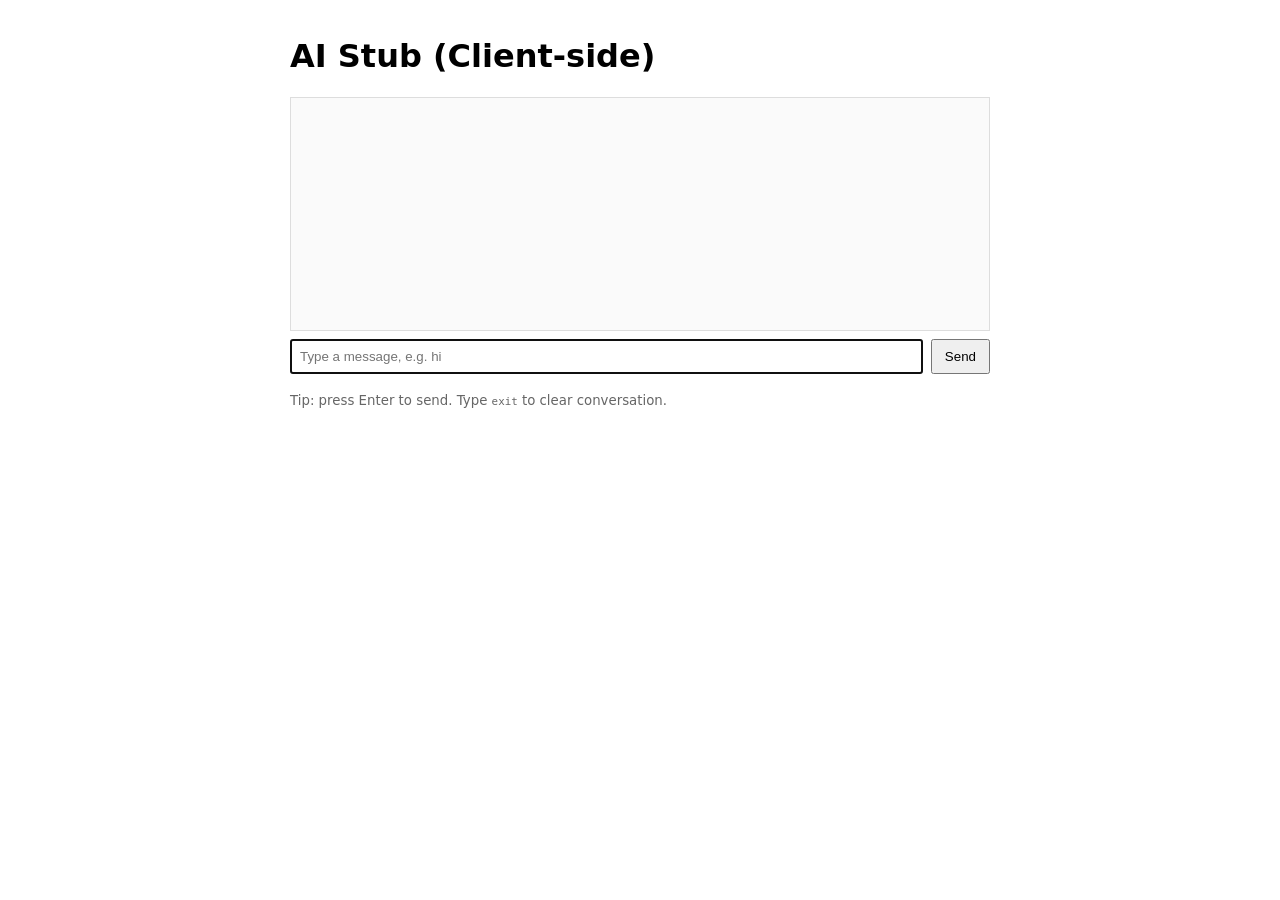
<file: html/ai_stub.html>
<!doctype html>
<html lang="en">
<head>
  <meta charset="utf-8" />
  <meta name="viewport" content="width=device-width,initial-scale=1" />
  <title>AI Stub</title>
  <style>
    body { font-family: system-ui, Arial; padding: 1rem; max-width: 700px; margin: auto }
    #conversation { border: 1px solid #ddd; padding: 1rem; min-height: 200px; background: #fafafa }
    .msg { margin-bottom: 0.75rem }
    .user { color: #0b5; }
    .ai { color: #06f; }
    .row { display:flex; gap:8px; margin-top:8px }
    input[type=text] { flex:1; padding:8px }
    button { padding:8px 12px }
    small { color:#666 }
  </style>
</head>
<body>
  <h1>AI Stub (Client-side)</h1>
  <div id="conversation" aria-live="polite"></div>

  <div class="row">
    <input id="input" type="text" placeholder="Type a message, e.g. hi" aria-label="Message input" />
    <button id="send">Send</button>
  </div>
  <p><small>Tip: press Enter to send. Type <code>exit</code> to clear conversation.</small></p>

  <script>
    const input = document.getElementById('input');
    const send = document.getElementById('send');
    const conv = document.getElementById('conversation');

    function appendMessage(who, text) {
      const div = document.createElement('div');
      div.className = 'msg ' + (who === 'You' ? 'user' : 'ai');
      div.innerHTML = `<strong>${who}:</strong> ${escapeHtml(text)}`;
      conv.appendChild(div);
      conv.scrollTop = conv.scrollHeight;
    }

    function escapeHtml(s) {
      return s.replace(/&/g,'&amp;').replace(/</g,'&lt;').replace(/>/g,'&gt;');
    }

    function getAiReply(text) {
      if (!text) return 'we are very sorry, the ai will be coming soon';
      const t = text.trim().toLowerCase();
      if (t === 'hi' || t === "hi!") return 'hello,i am quartz ai';
      if (t === 'exit' || t === 'quit') return '__EXIT__';
      if (t.includes('?') || /^(who|what|why|how|when|where)\b/.test(t)) return 'we are very sorry, the ai will be coming soon';
      return 'we are very sorry, the ai will be coming soon';
    }

    function sendMessage() {
      const text = input.value;
      if (!text) return;
      appendMessage('You', text);
      input.value = '';
      const reply = getAiReply(text);
      if (reply === '__EXIT__') {
        appendMessage('AI', 'Conversation cleared');
        conv.innerHTML = '';
        return;
      }
      // small delay to feel like a response
      setTimeout(() => appendMessage('AI', reply), 250);
    }

    send.addEventListener('click', sendMessage);
    input.addEventListener('keydown', (e) => {
      if (e.key === 'Enter') sendMessage();
    });

    // focus for quick typing
    input.focus();
  </script>
</body>
</html>
</file>
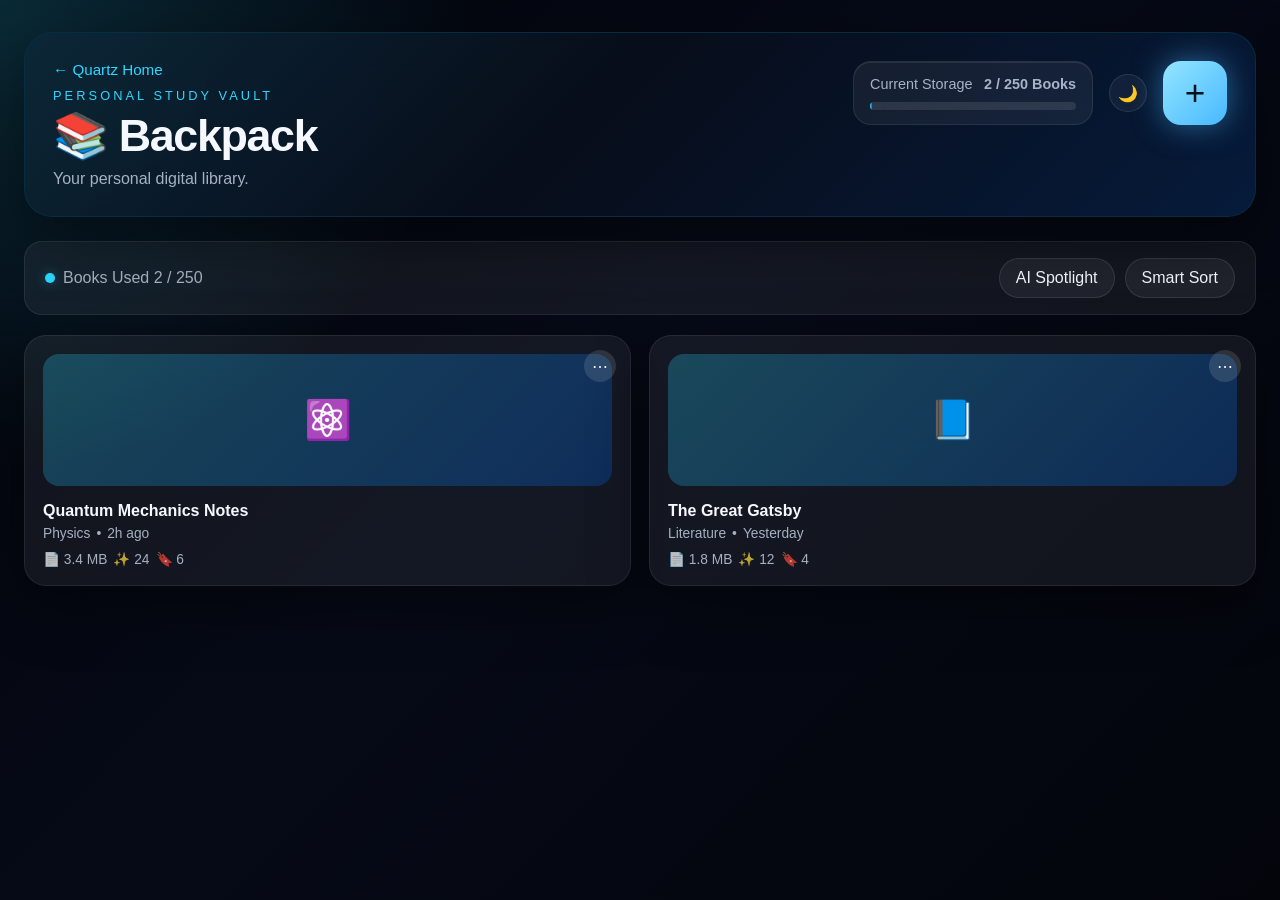
<file: html/backpack.html>
<!DOCTYPE html>
<html lang="en">
<head>
    <meta charset="UTF-8">
    <meta name="viewport" content="width=device-width, initial-scale=1.0">
    <title>Backpack | Quartz</title>
    <link rel="stylesheet" href="../css/backpack.css">
</head>
<body>
    <div class="page-shell">
        <header class="backpack-header">
            <div class="header-copy">
                <a href="home.html" class="back-link">← Quartz Home</a>
                <p class="eyebrow">Personal study vault</p>
                <h1>📚 Backpack</h1>
                <p class="subtitle">Your personal digital library.</p>
            </div>
            <div class="header-actions">
                <div class="storage-card">
                    <div class="storage-meta">
                        <span>Current Storage</span>
                        <strong id="storageSummary">0 / 250 Books</strong>
                    </div>
                    <div class="storage-bar" aria-hidden="true">
                        <div id="storageFill" class="storage-fill"></div>
                    </div>
                </div>
                <button id="themeToggleBtn" class="icon-btn theme-toggle-btn" type="button" aria-label="Switch to light mode" title="Switch to light mode">☀️</button>
                <button id="addBookBtn" class="add-book-btn" type="button" aria-label="Add books" title="Add Books">
                    <span>+</span>
                </button>
            </div>
        </header>

        <main class="main-content">
            <section class="utility-bar">
                <div class="storage-pill">
                    <span class="pill-dot"></span>
                    <span id="storageMessage">Books Used 0 / 250</span>
                </div>
                <div class="utility-actions">
                    <button class="ghost-btn" type="button">AI Spotlight</button>
                    <button class="ghost-btn" type="button">Smart Sort</button>
                </div>
            </section>

            <section id="emptyState" class="empty-state" hidden>
                <div class="empty-illustration">📚</div>
                <h2>No books in your Backpack yet.</h2>
                <p>Upload your first study book and turn every chapter into a future-ready learning asset.</p>
                <button id="emptyUploadBtn" class="primary-btn" type="button">Upload Your First Book</button>
            </section>

            <section id="libraryGrid" class="library-grid" aria-label="Backpack library"></section>
        </main>
    </div>

    <div id="uploadModal" class="modal hidden" aria-hidden="true">
        <div class="modal-backdrop" data-close-modal></div>
        <div class="modal-card" role="dialog" aria-modal="true" aria-labelledby="uploadModalTitle">
            <button class="modal-close" type="button" data-close-modal aria-label="Close upload modal">×</button>
            <div class="modal-header">
                <p class="eyebrow">Secure upload</p>
                <h2 id="uploadModalTitle">Add books to your library</h2>
                <p>Bring in PDFs, EPUBs, and DOCX files with a premium drag-and-drop experience.</p>
            </div>

            <div id="uploadDropzone" class="upload-dropzone">
                <input id="fileInput" type="file" accept=".pdf,.epub,.docx,application/pdf,application/epub+zip,application/vnd.openxmlformats-officedocument.wordprocessingml.document" hidden>
                <div class="dropzone-icon">☁️</div>
                <h3>Drop your files here</h3>
                <p>or click to browse from your device</p>
                <button id="browseBtn" class="primary-btn" type="button">Browse Files</button>
            </div>

            <div id="previewPanel" class="preview-panel hidden">
                <div class="preview-cover" id="previewCover">📖</div>
                <div class="preview-details">
                    <h3 id="previewName">Book Name</h3>
                    <p id="previewMeta">File size • pages</p>
                    <div class="progress-block">
                        <div class="progress-labels">
                            <span>Upload Progress</span>
                            <span id="progressText">0%</span>
                        </div>
                        <div class="progress-track">
                            <div id="progressBar" class="progress-bar"></div>
                        </div>
                    </div>
                </div>
                <button id="uploadBookBtn" class="primary-btn" type="button">Upload Book</button>
            </div>
        </div>
    </div>

    <div id="readerModal" class="reader-modal hidden" aria-hidden="true">
        <div class="reader-backdrop" data-close-reader></div>
        <div class="reader-card" role="dialog" aria-modal="true" aria-labelledby="readerTitle">
            <div class="reader-toolbar">
                <div>
                    <p class="eyebrow">Reading mode</p>
                    <h2 id="readerTitle">Book Title</h2>
                </div>
                <div class="reader-controls">
                    <button class="icon-btn" data-reader-action="zoom-out" type="button">−</button>
                    <button class="icon-btn" data-reader-action="zoom-in" type="button">+</button>
                    <button class="icon-btn" data-reader-action="search" type="button">🔎</button>
                    <button class="icon-btn" data-reader-action="fullscreen" type="button">⛶</button>
                    <button class="icon-btn" data-reader-action="bookmark" type="button">🔖</button>
                    <button class="icon-btn close-reader" data-close-reader type="button">×</button>
                </div>
            </div>

            <div class="reader-body">
                <div class="reader-sidebar">
                    <div class="reader-panel">
                        <h3>Reading Flow</h3>
                        <p>Page 2 of 12</p>
                        <div class="progress-track compact">
                            <div class="progress-bar"></div>
                        </div>
                    </div>
                    <div class="reader-panel">
                        <h3>AI Companion</h3>
                        <p>Future highlights, flashcards, and smart notes will appear here.</p>
                    </div>
                </div>
                <div class="reader-content">
                    <div class="reader-page">
                        <h3>Chapter Overview</h3>
                        <p id="readerExcerpt">The latest chapter is ready for your next study sprint. Use this space for future AI-enhanced summaries, notes, and voice-guided revision.</p>
                    </div>
                    <div class="reader-footer">
                        <button class="ghost-btn" type="button">Previous</button>
                        <button class="ghost-btn" type="button">Next</button>
                    </div>
                </div>
            </div>
        </div>
    </div>

    <script src="../js/backpack.js" defer></script>
</body>
</html>
</file>
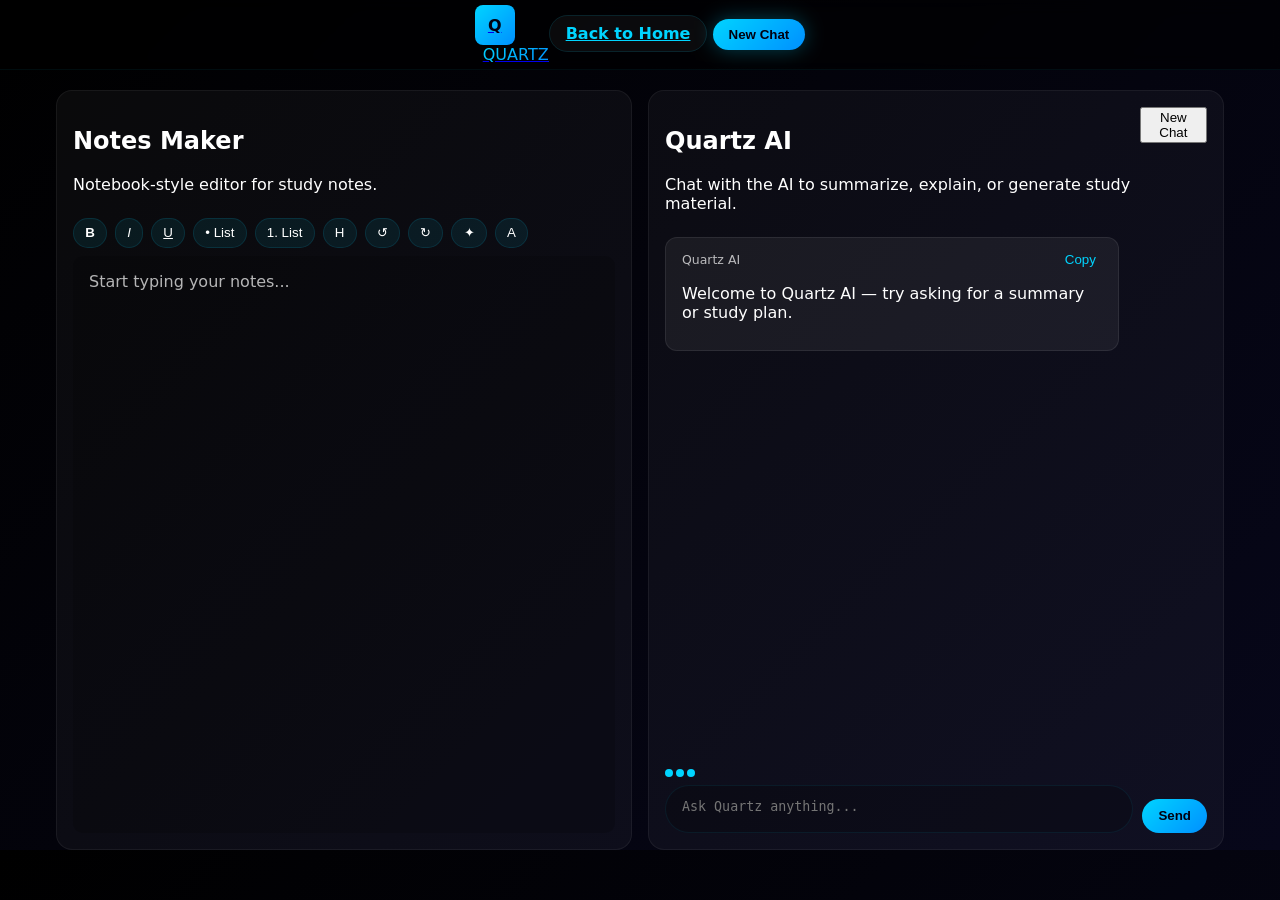
<file: html/chat.html>
<!DOCTYPE html>
<html lang="en">
<head>
  <meta charset="utf-8">
  <meta name="viewport" content="width=device-width,initial-scale=1">
  <title>Quartz AI Workspace</title>
  <link rel="stylesheet" href="../css/chat.css">
</head>
<body>
  <nav class="navbar">
    <div class="nav-container">
      <a href="home.html" class="nav-brand">
        <div class="logo">Q</div>
        <span class="brand-text">QUARTZ</span>
      </a>
      <div class="nav-actions">
        <a href="home.html" class="btn btn-secondary">Back to Home</a>
        <button class="btn btn-primary new-chat-btn">New Chat</button>
      </div>
    </div>
  </nav>

  <main class="workspace-page">
    <section class="workspace-shell">
      <div class="panel notes-panel">
        <div class="panel-header">
          <div>
            <h2 class="panel-title">Notes Maker</h2>
            <p class="panel-subtitle">Notebook-style editor for study notes.</p>
          </div>
        </div>

        <div class="toolbar" role="toolbar" aria-label="Note editor toolbar">
          <button class="toolbar-btn" data-command="bold"><strong>B</strong></button>
          <button class="toolbar-btn" data-command="italic"><em>I</em></button>
          <button class="toolbar-btn" data-command="underline"><u>U</u></button>
          <button class="toolbar-btn" data-command="insertUnorderedList">• List</button>
          <button class="toolbar-btn" data-command="insertOrderedList">1. List</button>
          <button class="toolbar-btn" data-command="formatBlock" data-value="h3">H</button>
          <button class="toolbar-btn" data-command="undo">↺</button>
          <button class="toolbar-btn" data-command="redo">↻</button>
          <button class="toolbar-btn" data-action="highlight">✦</button>
          <button class="toolbar-btn" data-action="text-color">A</button>
        </div>

        <div id="notesEditor" class="notes-editor" contenteditable="true" spellcheck="true" data-placeholder="Start typing your notes..."></div>
      </div>

      <div class="panel ai-panel">
        <div class="panel-header">
          <div>
            <h2 class="panel-title">Quartz AI</h2>
            <p class="panel-subtitle">Chat with the AI to summarize, explain, or generate study material.</p>
          </div>
          <button class="panel-reset-btn new-chat-btn">New Chat</button>
        </div>

        <div class="chat-messages" id="chatMessages" aria-live="polite"></div>
        <div class="typing-indicator" id="typingIndicator" hidden>
          <span></span><span></span><span></span>
        </div>

        <div class="composer">
          <textarea id="chatInput" class="chat-input" rows="1" placeholder="Ask Quartz anything..."></textarea>
          <button id="sendBtn" class="send-btn">Send</button>
        </div>
      </div>
    </section>
  </main>

  <script src="../js/chat.js"></script>
</body>
</html>
</file>
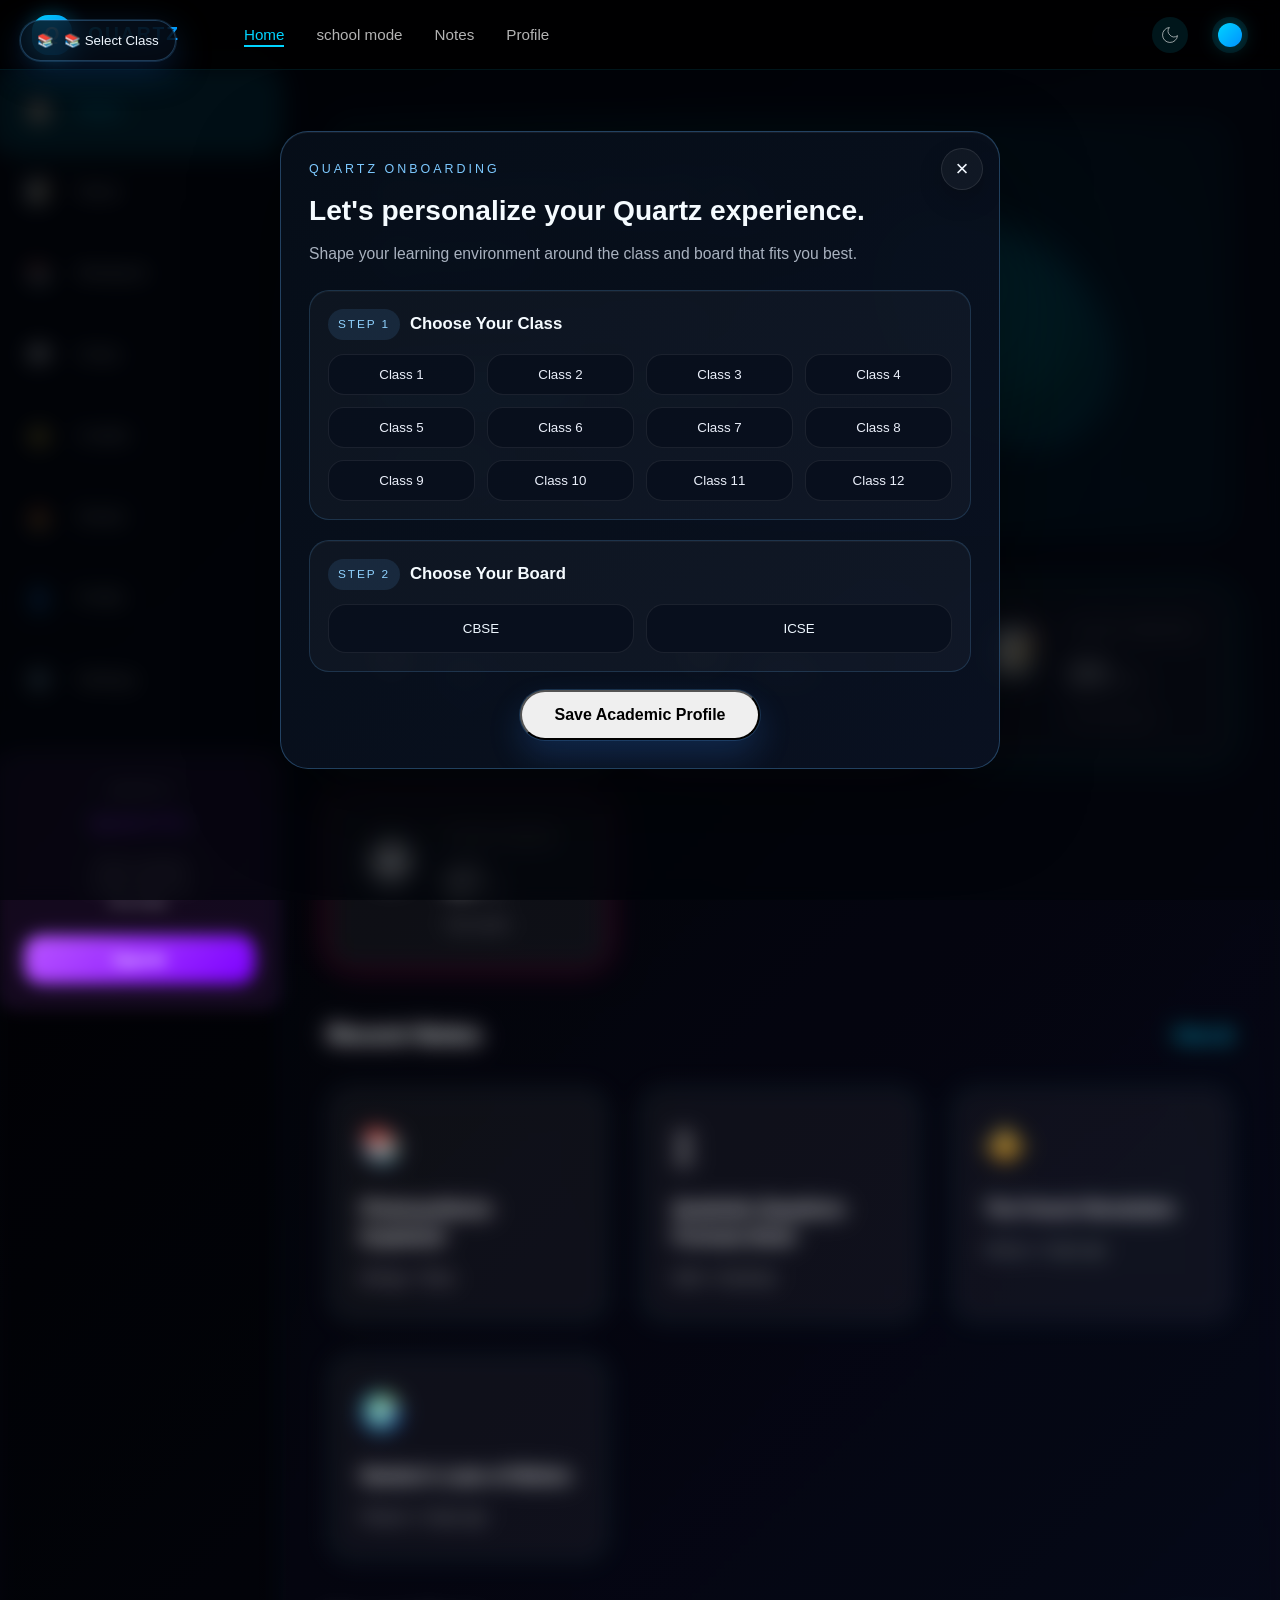
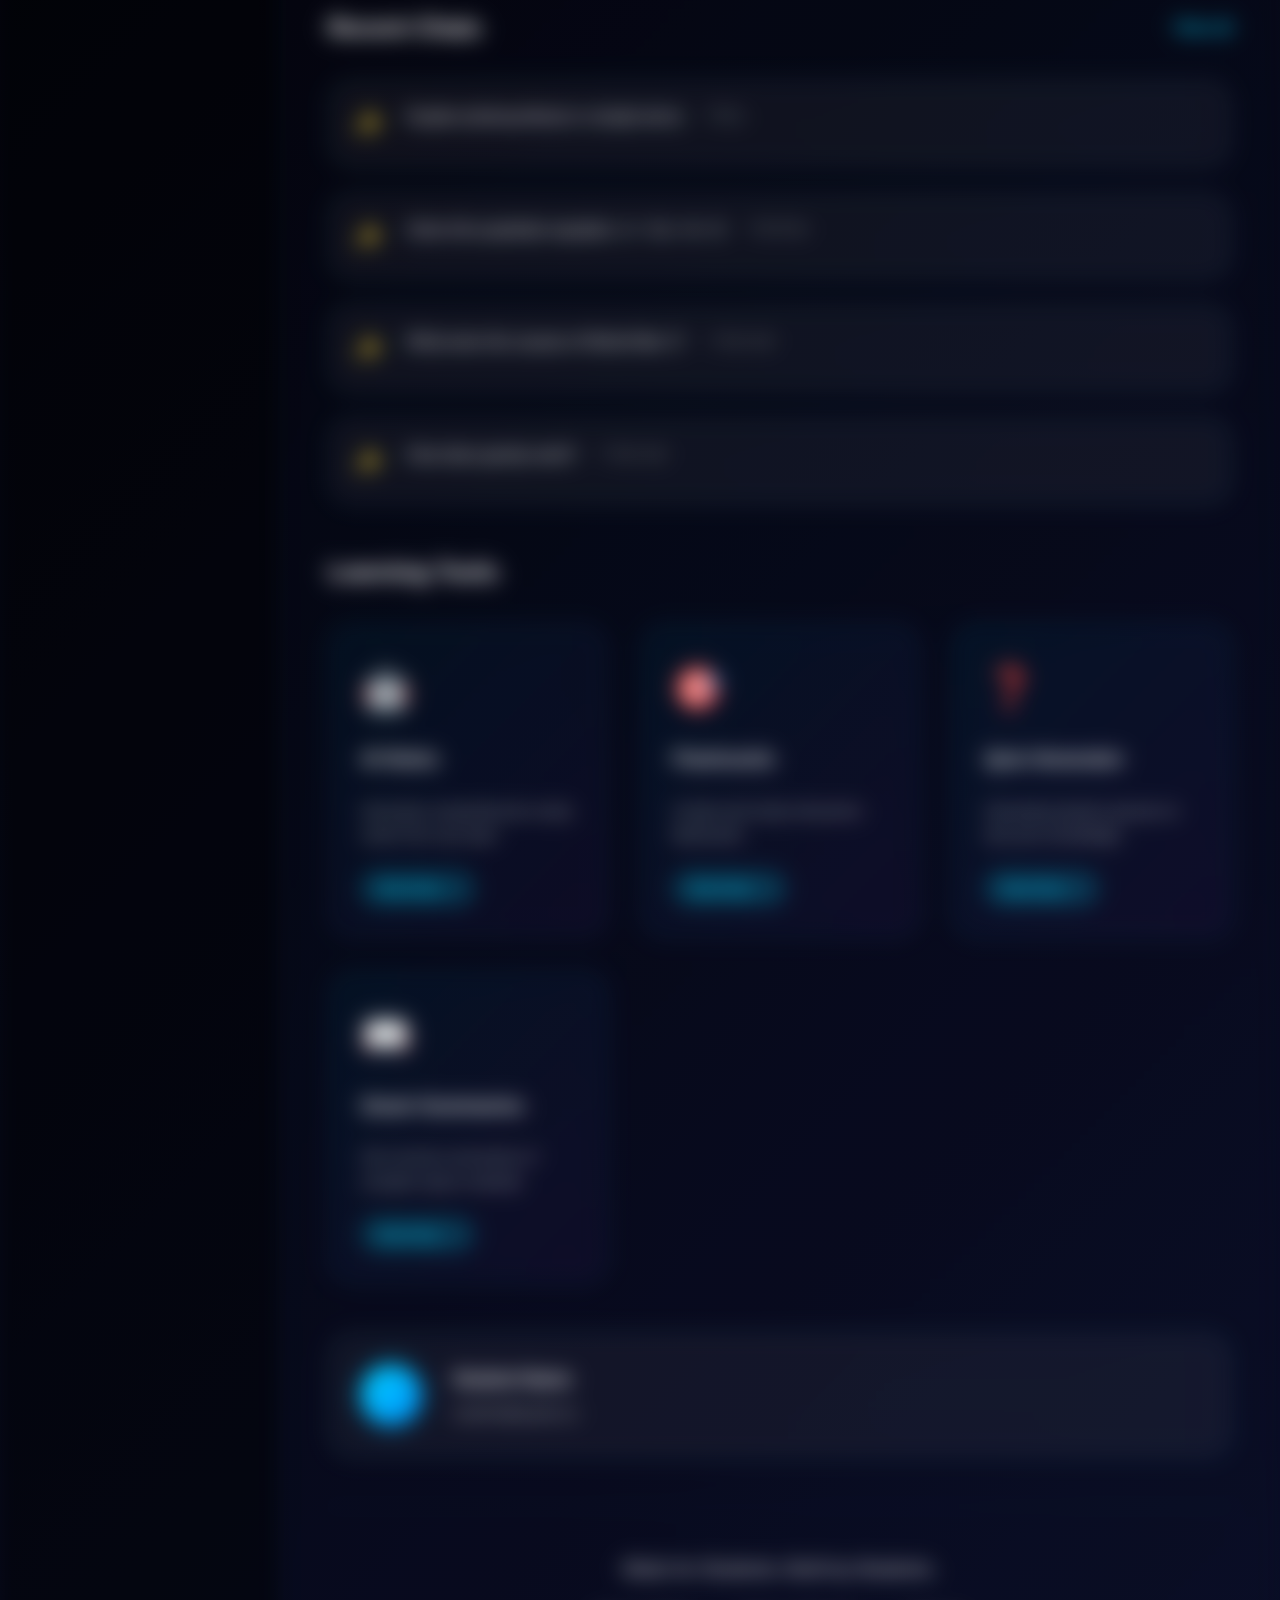
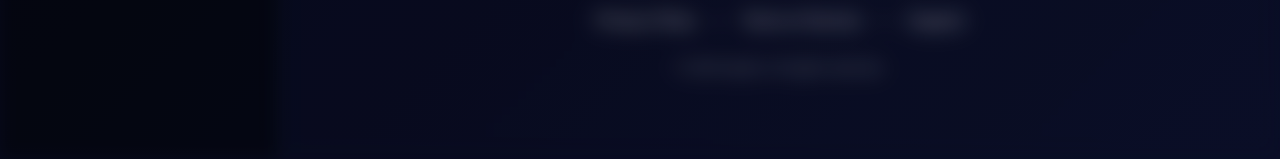
<file: html/home.html>
<!DOCTYPE html>
<html lang="en">
<head>
    <meta charset="UTF-8">
    <meta name="viewport" content="width=device-width, initial-scale=1.0">
    <title>Home - Quartz | Your AI Study Companion</title>
    <link rel="stylesheet" href="../css/home.css">
    <link rel="stylesheet" href="../css/academic-profile.css">
</head>
<body>
    <button id="academicProfileButton" class="academic-profile-trigger" type="button" aria-haspopup="dialog" aria-controls="academicProfileModal">
        <span class="trigger-icon">📚</span>
        <span id="academicProfileButtonLabel">📚 Select Class</span>
    </button>

    <div id="academicProfileModal" class="academic-profile-modal" aria-hidden="true" role="dialog" aria-labelledby="academicProfileTitle">
        <div class="modal-backdrop"></div>
        <div class="modal-card">
            <button class="modal-close" type="button" aria-label="Close academic profile">×</button>
            <div class="modal-header">
                <p class="eyebrow">Quartz onboarding</p>
                <h2 id="academicProfileTitle">Let's personalize your Quartz experience.</h2>
                <p class="modal-subtitle">Shape your learning environment around the class and board that fits you best.</p>
            </div>
            <div class="modal-body">
                <section class="step-group">
                    <div class="step-label-row">
                        <span class="step-pill">Step 1</span>
                        <h3>Choose Your Class</h3>
                    </div>
                    <div id="classOptions" class="option-grid"></div>
                </section>
                <section class="step-group">
                    <div class="step-label-row">
                        <span class="step-pill">Step 2</span>
                        <h3>Choose Your Board</h3>
                    </div>
                    <div id="boardOptions" class="board-grid"></div>
                </section>
            </div>
            <div class="modal-actions">
                <button id="saveAcademicProfile" class="save-profile-btn" type="button">Save Academic Profile</button>
            </div>
        </div>
    </div>

    <div id="academicToast" class="academic-toast" role="status" aria-live="polite"></div>

    <!-- Login removed: app opens directly to Home -->

    <!-- Navigation Bar -->
    <nav class="navbar">
        <div class="nav-container">
            <div class="nav-brand">
                <div class="logo">Q</div>
                <span class="brand-text">QUARTZ</span>
            </div>
            <ul class="nav-menu">
                <li><a href="#" class="nav-link active">Home</a></li>
                <li><a href="quartz.html" class="nav-link">school mode</a></li>
                <li><a href="#" class="nav-link">Notes</a></li>
                <li><a href="#" class="nav-link">Profile</a></li>
            </ul>
            <div class="nav-icons">
                <button class="icon-btn theme-toggle-btn" aria-label="Theme toggle" title="Toggle theme">
                    <svg width="20" height="20" viewBox="0 0 24 24" fill="none" stroke="currentColor">
                        <circle cx="12" cy="12" r="5"></circle>
                        <line x1="12" y1="1" x2="12" y2="3"></line>
                        <line x1="12" y1="21" x2="12" y2="23"></line>
                        <line x1="4.22" y1="4.22" x2="5.64" y2="5.64"></line>
                        <line x1="18.36" y1="18.36" x2="19.78" y2="19.78"></line>
                        <line x1="1" y1="12" x2="3" y2="12"></line>
                        <line x1="21" y1="12" x2="23" y2="12"></line>
                        <line x1="4.22" y1="19.78" x2="5.64" y2="18.36"></line>
                        <line x1="18.36" y1="5.64" x2="19.78" y2="4.22"></line>
                    </svg>
                </button>
                <button class="icon-btn profile-btn" aria-label="User profile">
                    <div class="profile-icon"></div>
                </button>
            </div>
            <button class="menu-toggle" aria-label="Toggle menu">
                <span></span>
                <span></span>
                <span></span>
            </button>
        </div>
    </nav>

    <!-- Main Container -->
    <div class="container">
        <!-- Sidebar Navigation -->
        <aside class="sidebar">
            <ul class="sidebar-menu">
                <li class="menu-item active">
                    <a href="#" class="menu-link">
                        <span class="menu-icon">🏠</span>
                        <span class="menu-text">Home</span>
                    </a>
                </li>
                <li class="menu-item">
                    <a href="#" class="menu-link">
                        <span class="menu-icon">📝</span>
                        <span class="menu-text">Notes</span>
                    </a>
                </li>
                <li class="menu-item">
                    <a href="backpack.html" class="menu-link">
                        <span class="menu-icon">📚</span>
                        <span class="menu-text">Backpack</span>
                    </a>
                </li>
                <li class="menu-item">
                    <a href="#" class="menu-link">
                        <span class="menu-icon">💬</span>
                        <span class="menu-text">Chats</span>
                    </a>
                </li>
                <li class="menu-item">
                    <a href="#" class="menu-link">
                        <span class="menu-icon">⭐</span>
                        <span class="menu-text">Credits</span>
                    </a>
                </li>
                <li class="menu-item">
                    <a href="#" class="menu-link">
                        <span class="menu-icon">🔥</span>
                        <span class="menu-text">Streak</span>
                    </a>
                </li>
                <li class="menu-item">
                    <a href="#" class="menu-link">
                        <span class="menu-icon">👤</span>
                        <span class="menu-text">Profile</span>
                    </a>
                </li>
                <li class="menu-item">
                    <a href="#" class="menu-link">
                        <span class="menu-icon">⚙️</span>
                        <span class="menu-text">Settings</span>
                    </a>
                </li>
            </ul>
            <div class="sidebar-footer">
                <div class="upgrade-card">
                    <p class="upgrade-title">Upgrade to</p>
                    <p class="upgrade-plan">Quartz Pro</p>
                    <p class="upgrade-benefits">Unlock unlimited<br>credits, advanced<br>AI & more.</p>
                    <button class="upgrade-btn">Upgrade</button>
                </div>
            </div>
        </aside>

        <!-- Main Content -->
        <main class="main-content">
            <!-- Hero Section -->
            <section class="hero">
                <div class="hero-content">
                    <h1 class="hero-title">Welcome back to <span class="gradient-text">Quartz</span></h1>
                    <p class="hero-subtitle">Your AI-powered learning workspace.</p>
                    <div class="hero-buttons">
                        <button class="btn btn-primary">Continue Learning</button>
                        <button class="btn btn-secondary">Open Notes</button>
                        <a href="chat.html" class="btn btn-secondary new-chat-link">New Chat</a>
                    </div>
                </div>
                <div class="hero-visual">
                    <div class="crystal">
                        <div class="crystal-inner"></div>
                    </div>
                </div>
            </section>

            <!-- Stats Section -->
            <section class="stats-section">
                <div class="stat-card glow-blue">
                    <div class="stat-icon">🔥</div>
                    <div class="stat-content">
                        <p class="stat-label">Your Streak</p>
                        <p class="stat-value">12<span class="stat-unit"> days</span></p>
                        <p class="stat-hint">Keep it up! 💪</p>
                    </div>
                    <div class="stat-circle"></div>
                </div>

                <div class="stat-card glow-purple">
                    <div class="stat-icon">⭐</div>
                    <div class="stat-content">
                        <p class="stat-label">Your Credits</p>
                        <p class="stat-value">340<span class="stat-unit"> credits</span></p>
                        <p class="stat-hint">Use credits to ask AI</p>
                    </div>
                    <div class="stat-circle"></div>
                </div>

                <div class="stat-card glow-cyan">
                    <div class="stat-icon">📝</div>
                    <div class="stat-content">
                        <p class="stat-label">Notes Created</p>
                        <p class="stat-value">24<span class="stat-unit"> notes</span></p>
                        <p class="stat-hint">Keep learning!</p>
                    </div>
                    <div class="stat-circle"></div>
                </div>

                <div class="stat-card glow-pink">
                    <div class="stat-icon">⏱️</div>
                    <div class="stat-content">
                        <p class="stat-label">Study Hours</p>
                        <p class="stat-value">47<span class="stat-unit"> hrs</span></p>
                        <p class="stat-hint">This month</p>
                    </div>
                    <div class="stat-circle"></div>
                </div>
            </section>

            <!-- Recent Notes Section -->
            <section class="recent-section">
                <div class="section-header">
                    <h2 class="section-title">Recent Notes</h2>
                    <a href="#" class="view-all">View all</a>
                </div>
                <div class="notes-grid">
                    <div class="note-card">
                        <div class="note-icon">📚</div>
                        <h3 class="note-title">Photosynthesis Explained</h3>
                        <p class="note-category">Biology • Today</p>
                    </div>
                    <div class="note-card">
                        <div class="note-icon">∑</div>
                        <h3 class="note-title">Quadratic Equations Formula Sheet</h3>
                        <p class="note-category">Math • Yesterday</p>
                    </div>
                    <div class="note-card">
                        <div class="note-icon">⚜️</div>
                        <h3 class="note-title">The French Revolution</h3>
                        <p class="note-category">History • 2 days ago</p>
                    </div>
                    <div class="note-card">
                        <div class="note-icon">🌍</div>
                        <h3 class="note-title">Newton's Laws of Motion</h3>
                        <p class="note-category">Physics • 3 days ago</p>
                    </div>
                </div>
            </section>

            <!-- Recent Chats Section -->
            <section class="recent-section">
                <div class="section-header">
                    <h2 class="section-title">Recent Chats</h2>
                    <a href="#" class="view-all">View all</a>
                </div>
                <div class="chats-list">
                    <div class="chat-item">
                        <div class="chat-icon">✨</div>
                        <p class="chat-title">Explain photosynthesis in simple terms</p>
                        <p class="chat-time">Today</p>
                    </div>
                    <div class="chat-item">
                        <div class="chat-icon">✨</div>
                        <p class="chat-title">Solve this quadratic equation: x² + 5x + 6 = 0</p>
                        <p class="chat-time">Yesterday</p>
                    </div>
                    <div class="chat-item">
                        <div class="chat-icon">✨</div>
                        <p class="chat-title">What were the causes of World War 1?</p>
                        <p class="chat-time">2 days ago</p>
                    </div>
                    <div class="chat-item">
                        <div class="chat-icon">✨</div>
                        <p class="chat-title">How does gravity work?</p>
                        <p class="chat-time">3 days ago</p>
                    </div>
                </div>
            </section>

            <!-- Learning Tools Section -->
            <section class="tools-section">
                <div class="section-header">
                    <h2 class="section-title">Learning Tools</h2>
                </div>
                <div class="tools-grid">
                    <div class="tool-card">
                        <div class="tool-icon">🤖</div>
                        <h3 class="tool-title">AI Notes</h3>
                        <p class="tool-desc">Generate comprehensive study notes from any topic</p>
                        <button class="tool-btn">Start Now →</button>
                    </div>
                    <div class="tool-card">
                        <div class="tool-icon">🎯</div>
                        <h3 class="tool-title">Flashcards</h3>
                        <p class="tool-desc">Create and study interactive flashcards</p>
                        <button class="tool-btn">Start Now →</button>
                    </div>
                    <div class="tool-card">
                        <div class="tool-icon">❓</div>
                        <h3 class="tool-title">Quiz Generator</h3>
                        <p class="tool-desc">Generate practice quizzes to test your knowledge</p>
                        <button class="tool-btn">Start Now →</button>
                    </div>
                    <div class="tool-card">
                        <div class="tool-icon">📖</div>
                        <h3 class="tool-title">Smart Summaries</h3>
                        <p class="tool-desc">Get concise summaries of complex topics instantly</p>
                        <button class="tool-btn">Start Now →</button>
                    </div>
                </div>
            </section>

            <!-- Account Section -->
            <section class="account-section">
                <div class="account-card">
                    <div class="account-avatar"></div>
                    <div class="account-info">
                        <h3 class="account-name">Student Name</h3>
                        <p class="account-email">student@quartz.ai</p>
                    </div>
                    <!-- logout removed -->
                </div>
            </section>

            <!-- Footer -->
            <footer class="footer">
                <p class="footer-text">Made for Students. Built by Students.</p>
                <div class="footer-links">
                    <a href="#" class="footer-link">Privacy Policy</a>
                    <span class="footer-divider">•</span>
                    <a href="#" class="footer-link">Terms of Service</a>
                    <span class="footer-divider">•</span>
                    <a href="#" class="footer-link">Support</a>
                </div>
                <p class="footer-copyright">© 2024 Quartz. All rights reserved.</p>
            </footer>
        </main>
    </div>

    <script src="../js/academic-profile.js"></script>
    <script src="../js/academic-profile-init.js"></script>
    <script src="../js/home.js"></script>
</body>
</html>
</file>
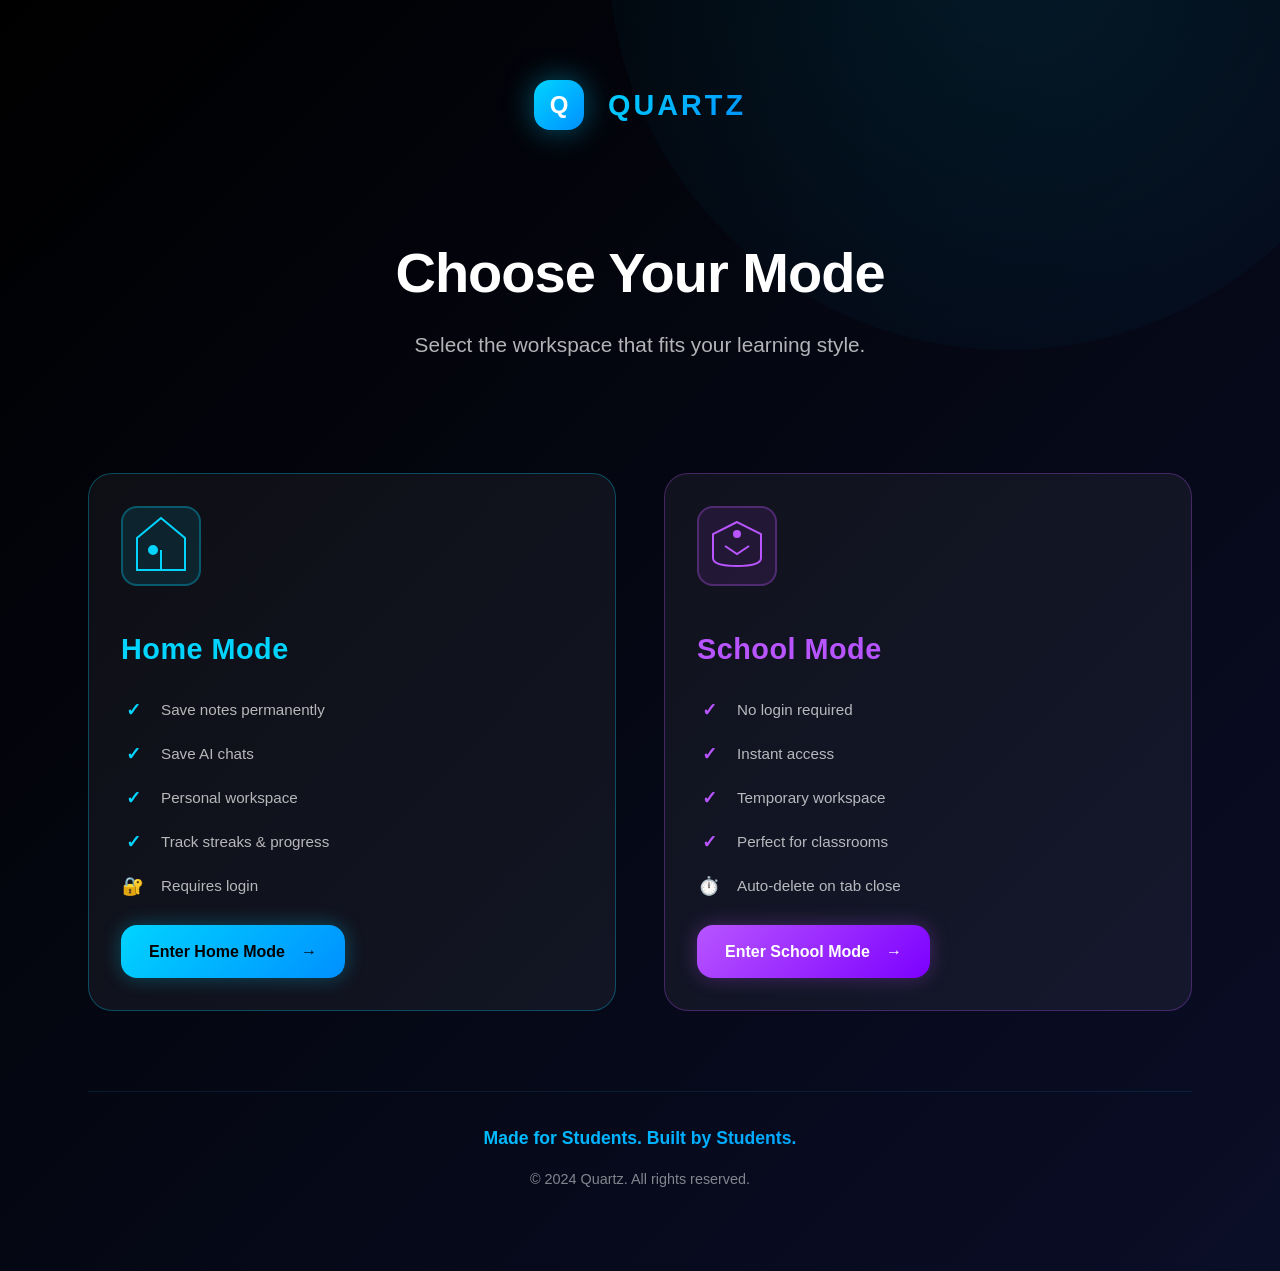
<file: html/modes.html>
<!DOCTYPE html>
<html lang="en">
<head>
    <meta charset="UTF-8">
    <meta name="viewport" content="width=device-width, initial-scale=1.0">
    <title>Choose Your Mode - Quartz | AI Study Companion</title>
    <link rel="stylesheet" href="../css/modes.css">
</head>
<body>
    <div class="background-glow"></div>
    
    <div class="container">
        <header class="header">
            <div class="logo-section">
                <div class="logo">Q</div>
                <h1 class="brand-title">QUARTZ</h1>
            </div>
        </header>

        <section class="title-section">
            <h2 class="main-title">Choose Your Mode</h2>
            <p class="subtitle">Select the workspace that fits your learning style.</p>
        </section>

        <section class="modes-container">
            <!-- Home Mode Card -->
            <div class="mode-card home-mode">
                <div class="card-glow home-glow"></div>
                <div class="card-content">
                    <div class="mode-icon home-icon">
                        <svg width="64" height="64" viewBox="0 0 64 64" fill="none" stroke="currentColor" stroke-width="2">
                            <path d="M32 4L8 24V56H32V36H32V56H56V24L32 4Z"/>
                            <circle cx="24" cy="36" r="4" fill="currentColor"/>
                        </svg>
                    </div>
                    <h3 class="mode-title">Home Mode</h3>
                    <div class="mode-description">
                        <ul class="features-list">
                            <li><span class="feature-icon">✓</span><span>Save notes permanently</span></li>
                            <li><span class="feature-icon">✓</span><span>Save AI chats</span></li>
                            <li><span class="feature-icon">✓</span><span>Personal workspace</span></li>
                            <li><span class="feature-icon">✓</span><span>Track streaks & progress</span></li>
                            <li><span class="feature-icon">🔐</span><span>Requires login</span></li>
                        </ul>
                    </div>
                    <a href="home.html" class="mode-button home-button">
                        <span>Enter Home Mode</span>
                        <span class="button-arrow">→</span>
                    </a>
                </div>
                <div class="card-border"></div>
            </div>

            <!-- School Mode Card -->
            <div class="mode-card school-mode">
                <div class="card-glow school-glow"></div>
                <div class="card-content">
                    <div class="mode-icon school-icon">
                        <svg width="64" height="64" viewBox="0 0 64 64" fill="none" stroke="currentColor" stroke-width="2">
                            <path d="M32 8L8 20V32H8V44C8 48 12 52 32 52C52 52 56 48 56 44V32H56V20L32 8Z"/>
                            <path d="M20 32L32 40L44 32"/>
                            <circle cx="32" cy="20" r="3" fill="currentColor"/>
                        </svg>
                    </div>
                    <h3 class="mode-title">School Mode</h3>
                    <div class="mode-description">
                        <ul class="features-list">
                            <li><span class="feature-icon">✓</span><span>No login required</span></li>
                            <li><span class="feature-icon">✓</span><span>Instant access</span></li>
                            <li><span class="feature-icon">✓</span><span>Temporary workspace</span></li>
                            <li><span class="feature-icon">✓</span><span>Perfect for classrooms</span></li>
                            <li><span class="feature-icon">⏱️</span><span>Auto-delete on tab close</span></li>
                        </ul>
                    </div>
                    <a href="quartz.html" class="mode-button school-button">
                        <span>Enter School Mode</span>
                        <span class="button-arrow">→</span>
                    </a>
                </div>
                <div class="card-border"></div>
            </div>
        </section>

        <footer class="footer">
            <p class="footer-text">Made for Students. Built by Students.</p>
            <div class="footer-details">
                <span>© 2024 Quartz. All rights reserved.</span>
            </div>
        </footer>
    </div>

    <script src="../js/modes.js"></script>
</body>
</html>
</file>
<file: css/backpack.css>
:root {
    color-scheme: dark;
    --bg: #04070f;
    --bg-soft: rgba(255, 255, 255, 0.06);
    --bg-strong: rgba(8, 14, 28, 0.96);
    --border: rgba(0, 213, 255, 0.16);
    --text: #f5f8ff;
    --text-soft: rgba(224, 235, 255, 0.72);
    --accent: #2bd8ff;
    --accent-strong: #006dff;
    --accent-glow: rgba(43, 216, 255, 0.35);
    --success: #7df9d0;
    --shadow: 0 20px 60px rgba(0, 0, 0, 0.45);
}

body.light-theme {
    color-scheme: light;
    --bg: #f5f9ff;
    --bg-soft: rgba(255, 255, 255, 0.9);
    --bg-strong: rgba(255, 255, 255, 0.95);
    --border: rgba(13, 110, 253, 0.14);
    --text: #07111f;
    --text-soft: rgba(7, 17, 31, 0.7);
    --accent: #0d6efd;
    --accent-strong: #2563eb;
    --accent-glow: rgba(13, 110, 253, 0.2);
    --success: #0891b2;
    --shadow: 0 18px 44px rgba(15, 23, 42, 0.12);
}

* {
    box-sizing: border-box;
}

body {
    margin: 0;
    min-height: 100vh;
    font-family: Inter, 'Segoe UI', Roboto, sans-serif;
    background:
        radial-gradient(circle at top left, rgba(43, 216, 255, 0.18), transparent 30%),
        linear-gradient(135deg, #02040a 0%, #060a17 45%, #03050b 100%);
    color: var(--text);
    transition: background 0.35s ease, color 0.35s ease;
}

body.light-theme {
    background:
        radial-gradient(circle at top left, rgba(13, 110, 253, 0.12), transparent 30%),
        linear-gradient(135deg, #f8fbff 0%, #eaf4ff 45%, #f5f9ff 100%);
}

button,
input {
    font: inherit;
}

.page-shell {
    max-width: 1420px;
    margin: 0 auto;
    padding: 32px 24px 60px;
}

.backpack-header {
    display: flex;
    justify-content: space-between;
    gap: 24px;
    align-items: flex-start;
    padding: 28px;
    border: 1px solid var(--border);
    border-radius: 28px;
    background: var(--bg-strong);
    backdrop-filter: blur(24px);
    box-shadow: var(--shadow);
    position: relative;
    overflow: hidden;
}

.backpack-header::after {
    content: '';
    position: absolute;
    inset: 0;
    background: linear-gradient(135deg, rgba(43, 216, 255, 0.12), transparent 45%, rgba(0, 109, 255, 0.14));
    pointer-events: none;
}

.header-copy {
    position: relative;
    z-index: 1;
}

.back-link {
    color: var(--accent);
    text-decoration: none;
    font-size: 0.95rem;
    display: inline-block;
    margin-bottom: 10px;
}

.eyebrow {
    margin: 0 0 6px;
    color: var(--accent);
    font-size: 0.8rem;
    letter-spacing: 0.24em;
    text-transform: uppercase;
}

h1 {
    margin: 0;
    font-size: clamp(2rem, 3.5vw, 2.8rem);
    letter-spacing: -0.03em;
}

.subtitle {
    margin: 8px 0 0;
    color: var(--text-soft);
    font-size: 1rem;
}

.header-actions {
    display: flex;
    align-items: center;
    gap: 16px;
    position: relative;
    z-index: 1;
}

.storage-card {
    min-width: 240px;
    padding: 14px 16px;
    border-radius: 18px;
    background: var(--bg-soft);
    border: 1px solid rgba(255, 255, 255, 0.08);
    box-shadow: inset 0 1px 0 rgba(255, 255, 255, 0.08);
}

.storage-meta {
    display: flex;
    justify-content: space-between;
    font-size: 0.9rem;
    color: var(--text-soft);
    margin-bottom: 10px;
}

.storage-bar {
    width: 100%;
    height: 8px;
    border-radius: 999px;
    background: rgba(255, 255, 255, 0.1);
    overflow: hidden;
}

.storage-fill {
    height: 100%;
    width: 0%;
    border-radius: inherit;
    background: linear-gradient(90deg, var(--accent), var(--accent-strong));
    box-shadow: 0 0 14px var(--accent-glow);
    transition: width 0.4s ease, background 0.4s ease;
}

.add-book-btn {
    width: 64px;
    height: 64px;
    border: none;
    border-radius: 18px;
    background: linear-gradient(135deg, #93e6ff, #48b8ff);
    color: #03111d;
    font-size: 2.2rem;
    box-shadow: 0 0 30px rgba(72, 184, 255, 0.5);
    cursor: pointer;
    transition: transform 0.25s ease, box-shadow 0.25s ease;
    animation: float 3s ease-in-out infinite;
}

.add-book-btn:hover {
    transform: translateY(-4px) scale(1.06);
    box-shadow: 0 0 45px rgba(72, 184, 255, 0.7);
}

.add-book-btn::after {
    content: 'Add Books';
    position: absolute;
    top: 100%;
    left: 50%;
    transform: translateX(-50%);
    margin-top: 8px;
    padding: 6px 10px;
    border-radius: 999px;
    background: rgba(7, 12, 24, 0.86);
    color: var(--text);
    font-size: 0.78rem;
    white-space: nowrap;
    opacity: 0;
    pointer-events: none;
    transition: opacity 0.25s ease;
}

.add-book-btn:hover::after {
    opacity: 1;
}

.main-content {
    margin-top: 24px;
    display: grid;
    gap: 20px;
}

.utility-bar {
    display: flex;
    justify-content: space-between;
    align-items: center;
    padding: 16px 20px;
    border-radius: 18px;
    background: var(--bg-soft);
    border: 1px solid rgba(255, 255, 255, 0.08);
}

.storage-pill {
    display: inline-flex;
    align-items: center;
    gap: 8px;
    color: var(--text-soft);
}

.pill-dot {
    width: 10px;
    height: 10px;
    border-radius: 50%;
    background: var(--accent);
    box-shadow: 0 0 12px var(--accent-glow);
}

.utility-actions {
    display: flex;
    gap: 10px;
}

.ghost-btn,
.primary-btn {
    border: 1px solid rgba(255, 255, 255, 0.1);
    border-radius: 999px;
    padding: 10px 16px;
    background: rgba(255, 255, 255, 0.06);
    color: var(--text);
    cursor: pointer;
    transition: transform 0.2s ease, border-color 0.2s ease, box-shadow 0.2s ease;
}

.ghost-btn:hover,
.primary-btn:hover {
    transform: translateY(-2px);
    border-color: var(--accent);
    box-shadow: 0 0 16px rgba(43, 216, 255, 0.25);
}

.primary-btn {
    background: linear-gradient(135deg, rgba(43, 216, 255, 0.2), rgba(0, 109, 255, 0.2));
}

.empty-state {
    padding: 54px 24px;
    border-radius: 24px;
    border: 1px dashed rgba(43, 216, 255, 0.28);
    background: linear-gradient(135deg, rgba(43, 216, 255, 0.08), rgba(255, 255, 255, 0.03));
    text-align: center;
    box-shadow: inset 0 0 0 1px rgba(255, 255, 255, 0.03);
}

.empty-illustration {
    font-size: 4rem;
    margin-bottom: 14px;
}

.empty-state h2 {
    font-size: 1.4rem;
    margin-bottom: 8px;
}

.empty-state p {
    color: var(--text-soft);
    margin-bottom: 16px;
}

.library-grid {
    display: grid;
    grid-template-columns: repeat(auto-fit, minmax(240px, 1fr));
    gap: 18px;
}

.book-card {
    position: relative;
    padding: 18px;
    border-radius: 22px;
    background: var(--bg-soft);
    border: 1px solid rgba(255, 255, 255, 0.08);
    box-shadow: var(--shadow);
    cursor: pointer;
    transition: transform 0.25s ease, box-shadow 0.25s ease, border-color 0.25s ease;
    animation: fadeIn 0.45s ease both;
}

.book-card:hover {
    transform: translateY(-8px);
    box-shadow: 0 24px 50px rgba(43, 216, 255, 0.16);
    border-color: rgba(43, 216, 255, 0.35);
}

.book-cover {
    height: 132px;
    border-radius: 16px;
    display: flex;
    align-items: center;
    justify-content: center;
    background: linear-gradient(135deg, rgba(43, 216, 255, 0.25), rgba(0, 109, 255, 0.25));
    font-size: 2.4rem;
    margin-bottom: 14px;
}

.book-title {
    font-size: 1rem;
    margin-bottom: 6px;
}

.book-meta,
.book-stats {
    display: flex;
    flex-wrap: wrap;
    gap: 6px;
    color: var(--text-soft);
    font-size: 0.86rem;
}

.book-card .book-stats {
    margin-top: 10px;
}

.menu-btn {
    position: absolute;
    top: 14px;
    right: 14px;
    border: none;
    background: rgba(255, 255, 255, 0.12);
    color: var(--text);
    width: 32px;
    height: 32px;
    border-radius: 50%;
    cursor: pointer;
}

.menu {
    position: absolute;
    top: 48px;
    right: 14px;
    display: none;
    flex-direction: column;
    gap: 6px;
    padding: 8px;
    border-radius: 12px;
    background: rgba(7, 12, 24, 0.95);
    border: 1px solid rgba(255, 255, 255, 0.08);
    min-width: 120px;
    z-index: 2;
}

.menu.show {
    display: flex;
}

.menu button {
    border: none;
    background: transparent;
    color: var(--text);
    text-align: left;
    padding: 8px;
    border-radius: 8px;
    cursor: pointer;
}

.menu button:hover {
    background: rgba(43, 216, 255, 0.12);
}

.modal,
.reader-modal {
    position: fixed;
    inset: 0;
    display: flex;
    align-items: center;
    justify-content: center;
    z-index: 40;
    padding: 20px;
}

.modal.hidden,
.reader-modal.hidden {
    display: none;
}

.modal-backdrop,
.reader-backdrop {
    position: absolute;
    inset: 0;
    background: rgba(2, 4, 10, 0.74);
    backdrop-filter: blur(10px);
}

.modal-card,
.reader-card {
    position: relative;
    width: min(720px, 100%);
    border-radius: 24px;
    background: rgba(8, 14, 28, 0.96);
    border: 1px solid rgba(255, 255, 255, 0.12);
    box-shadow: var(--shadow);
    padding: 24px;
    z-index: 1;
}

.modal-header p {
    color: var(--text-soft);
}

.upload-dropzone {
    margin-top: 18px;
    border: 1px dashed rgba(43, 216, 255, 0.35);
    border-radius: 22px;
    padding: 32px;
    text-align: center;
    background: linear-gradient(135deg, rgba(43, 216, 255, 0.1), rgba(0, 109, 255, 0.08));
    transition: transform 0.25s ease, border-color 0.25s ease;
}

.upload-dropzone.dragover {
    transform: translateY(-3px);
    border-color: var(--accent);
}

.dropzone-icon {
    font-size: 2.2rem;
    margin-bottom: 10px;
}

.preview-panel {
    margin-top: 18px;
    display: flex;
    gap: 16px;
    align-items: center;
    padding: 16px;
    border-radius: 18px;
    background: rgba(255, 255, 255, 0.05);
}

.preview-panel.hidden {
    display: none;
}

.preview-cover {
    width: 92px;
    height: 124px;
    border-radius: 16px;
    display: flex;
    align-items: center;
    justify-content: center;
    font-size: 2rem;
    background: linear-gradient(135deg, rgba(43, 216, 255, 0.2), rgba(0, 109, 255, 0.2));
}

.preview-details {
    flex: 1;
}

.progress-block {
    margin-top: 12px;
}

.progress-labels {
    display: flex;
    justify-content: space-between;
    margin-bottom: 8px;
    color: var(--text-soft);
    font-size: 0.9rem;
}

.progress-track {
    height: 10px;
    border-radius: 999px;
    background: rgba(255, 255, 255, 0.12);
    overflow: hidden;
}

.progress-bar {
    height: 100%;
    width: 0%;
    border-radius: inherit;
    background: linear-gradient(90deg, var(--accent), var(--accent-strong));
    box-shadow: 0 0 12px var(--accent-glow);
    transition: width 0.25s ease;
}

.modal-close,
.close-reader {
    position: absolute;
    top: 16px;
    right: 16px;
    border: none;
    background: transparent;
    color: var(--text);
    font-size: 1.4rem;
    cursor: pointer;
}

.reader-card {
    width: min(1000px, 100%);
    padding: 0;
    overflow: hidden;
}

.reader-toolbar {
    display: flex;
    justify-content: space-between;
    align-items: center;
    padding: 20px 24px;
    border-bottom: 1px solid rgba(255, 255, 255, 0.08);
    background: rgba(255, 255, 255, 0.04);
}

.reader-controls {
    display: flex;
    gap: 10px;
}

.icon-btn {
    border: 1px solid rgba(255, 255, 255, 0.1);
    background: rgba(255, 255, 255, 0.05);
    color: var(--text);
    width: 38px;
    height: 38px;
    border-radius: 50%;
    cursor: pointer;
}

.reader-body {
    display: grid;
    grid-template-columns: 250px 1fr;
}

.reader-sidebar {
    padding: 18px;
    border-right: 1px solid rgba(255, 255, 255, 0.08);
    background: rgba(255, 255, 255, 0.03);
    display: grid;
    gap: 12px;
}

.reader-panel {
    padding: 14px;
    border-radius: 14px;
    background: rgba(255, 255, 255, 0.05);
}

.reader-content {
    padding: 20px;
    display: flex;
    flex-direction: column;
    justify-content: space-between;
    min-height: 420px;
}

.reader-page {
    padding: 18px;
    border-radius: 18px;
    background: linear-gradient(135deg, rgba(43, 216, 255, 0.08), rgba(255, 255, 255, 0.03));
}

.reader-footer {
    display: flex;
    justify-content: space-between;
    margin-top: 18px;
}

@keyframes float {
    0%, 100% { transform: translateY(0px); }
    50% { transform: translateY(-4px); }
}

@keyframes fadeIn {
    from { opacity: 0; transform: translateY(8px); }
    to { opacity: 1; transform: translateY(0); }
}

@media (max-width: 860px) {
    .backpack-header,
    .utility-bar {
        flex-direction: column;
        align-items: flex-start;
    }

    .header-actions {
        width: 100%;
        justify-content: space-between;
    }

    .reader-body {
        grid-template-columns: 1fr;
    }

    .reader-sidebar {
        border-right: none;
        border-bottom: 1px solid rgba(255, 255, 255, 0.08);
    }
}

@media (max-width: 600px) {
    .page-shell {
        padding: 20px 14px 40px;
    }

    .storage-card {
        min-width: 100%;
    }

    .preview-panel {
        flex-direction: column;
        align-items: flex-start;
    }
}
</file>
<file: css/chat.css>
/* Reuse Quartz variables by importing or redefining minimal set */
:root{
  --primary-dark:#000000;
  --text-primary:#ffffff;
  --text-secondary:rgba(255,255,255,0.7);
  --accent-blue:#00d4ff;
  --gradient-blue:linear-gradient(135deg,#00d4ff,#0090ff);
  --radius-lg:1rem;
  --spacing-md:1rem;
  --transition-normal:0.3s ease-in-out;
  --glow-blue:0 0 20px rgba(0,212,255,0.3);
}
*{box-sizing:border-box}
body{font-family:system-ui,-apple-system,BlinkMacSystemFont,'Segoe UI',Roboto,Helvetica,Arial; background:linear-gradient(135deg,#000,#07071a); color:var(--text-primary); margin:0;}
.navbar{position:fixed;top:0;left:0;right:0;height:70px;display:flex;align-items:center;background:rgba(0,0,0,0.6);backdrop-filter:blur(8px);border-bottom:1px solid rgba(0,212,255,0.06);z-index:60}
.nav-container{max-width:1200px;margin:0 auto;padding:0 1.5rem;display:flex;justify-content:space-between;align-items:center}
.logo{width:40px;height:40px;border-radius:8px;background:var(--gradient-blue);display:flex;align-items:center;justify-content:center;font-weight:700;color:#001}
.brand-text{margin-left:.5rem;background:var(--gradient-blue);-webkit-background-clip:text;-webkit-text-fill-color:transparent}
.btn{padding:.5rem 1rem;border-radius:999px;border:none;cursor:pointer;font-weight:600}
.btn-secondary{background:rgba(255,255,255,0.04);color:var(--accent-blue);border:1px solid rgba(0,212,255,0.12)}
.btn-primary{background:var(--gradient-blue);color:#001;box-shadow:var(--glow-blue)}
.workspace-page{padding-top:90px;max-width:1200px;margin:0 auto;padding-left:1rem;padding-right:1rem}
.workspace-shell{display:grid;grid-template-columns:1fr 1fr;gap:1rem;min-height:calc(100vh - 140px)}
.panel{background:rgba(255,255,255,0.04);border:1px solid rgba(255,255,255,0.06);border-radius:var(--radius-lg);padding:1rem;display:flex;flex-direction:column}
.panel-header{display:flex;justify-content:space-between;align-items:flex-start;margin-bottom:.5rem}
.toolbar{display:flex;flex-wrap:wrap;gap:.5rem;margin-bottom:.5rem}
.toolbar-btn{background:rgba(0,212,255,0.08);border:1px solid rgba(0,212,255,0.12);padding:.4rem .7rem;border-radius:999px;color:var(--text-primary);cursor:pointer}
.notes-editor{flex:1;min-height:420px;padding:1rem;border-radius:.6rem;background:rgba(0,0,0,0.18);outline:none;overflow:auto}
.notes-editor:empty::before{content:attr(data-placeholder);color:var(--text-secondary)}
.chat-messages{flex:1;display:flex;flex-direction:column;gap:.75rem;overflow:auto;padding-right:.5rem}
.message-row{display:flex}
.message-row.user{justify-content:flex-end}
.message-bubble{max-width:85%;padding:.8rem 1rem;border-radius:12px;white-space:pre-wrap}
.message-row.ai .message-bubble{background:rgba(255,255,255,0.06);border:1px solid rgba(255,255,255,0.08)}
.message-row.user .message-bubble{background:linear-gradient(135deg,rgba(0,212,255,0.18),rgba(184,85,255,0.14));border:1px solid rgba(0,212,255,0.18)}
.message-meta{display:flex;justify-content:space-between;align-items:center;font-size:.78rem;color:var(--text-secondary);margin-bottom:.35rem}
.copy-btn{background:transparent;border:none;color:var(--accent-blue);cursor:pointer}
.message-bubble pre{background:rgba(0,0,0,0.35);padding:.6rem;border-radius:.6rem;overflow:auto}
.typing-indicator{display:flex;gap:.2rem;margin-bottom:.5rem}
.typing-indicator span{width:8px;height:8px;border-radius:50%;background:var(--accent-blue);animation:pulse 1.2s infinite}
@keyframes pulse{0%,80%,100%{transform:translateY(0);opacity:.4}40%{transform:translateY(-4px);opacity:1}}
.api-key-row{margin-bottom:.6rem}
.api-key-input{width:100%;padding:.7rem .9rem;border-radius:999px;border:1px solid rgba(0,212,255,0.12);background:rgba(0,0,0,0.22);color:var(--text-primary)}
.composer{display:flex;gap:.6rem;align-items:flex-end}
.chat-input{flex:1;min-height:48px;max-height:200px;padding:.8rem 1rem;border-radius:999px;background:rgba(0,0,0,0.2);border:1px solid rgba(0,212,255,0.08);resize:none;color:var(--text-primary)}
.send-btn{padding:.6rem 1rem;border-radius:999px;background:var(--gradient-blue);border:none;color:#001;font-weight:700;cursor:pointer}
@media(max-width:900px){.workspace-shell{grid-template-columns:1fr;min-height:auto}.notes-editor{min-height:320px}}
</file>
<file: css/home.css>
/* ========================================
   Quartz Home Dashboard - CSS Stylesheet
   Modern AI-Powered Learning Platform
   ======================================== */

/* ========================================
   Root Variables & Global Styles
   ======================================== */

:root {
    /* Colors */
    --primary-dark: #000000;
    --secondary-dark: #0a0e27;
    --card-light: rgba(255, 255, 255, 0.08);
    --card-lighter: rgba(255, 255, 255, 0.04);
    --text-primary: #ffffff;
    --text-secondary: rgba(255, 255, 255, 0.7);
    --text-tertiary: rgba(255, 255, 255, 0.5);

    /* Accent Colors */
    --accent-blue: #00d4ff;
    --accent-purple: #b855ff;
    --accent-pink: #ff006e;
    --accent-cyan: #00f5d4;

    /* Gradients */
    --gradient-blue: linear-gradient(135deg, #00d4ff, #0090ff);
    --gradient-purple: linear-gradient(135deg, #b855ff, #7c00ff);

    /* Spacing */
    --spacing-xs: 0.5rem;
    --spacing-sm: 1rem;
    --spacing-md: 1.5rem;
    --spacing-lg: 2rem;
    --spacing-xl: 3rem;

    /* Border Radius */
    --radius-sm: 0.5rem;
    --radius-md: 1rem;
    --radius-lg: 1.5rem;

    /* Transitions */
    --transition-short: 0.2s ease-in-out;
    --transition-normal: 0.3s ease-in-out;
    --transition-long: 0.5s ease-in-out;

    /* Shadows & Glows */
    --glow-blue: 0 0 20px rgba(0, 212, 255, 0.3);
    --glow-purple: 0 0 20px rgba(184, 85, 255, 0.3);
    --glow-pink: 0 0 20px rgba(255, 0, 110, 0.3);
    --glow-cyan: 0 0 20px rgba(0, 245, 212, 0.3);

    --shadow-lg: 0 20px 60px rgba(0, 0, 0, 0.5);
}

/* ========================================
   Reset & Base Styles
   ======================================== */

* {
    margin: 0;
    padding: 0;
    box-sizing: border-box;
}

html {
    scroll-behavior: smooth;
}

body {
    font-family: -apple-system, BlinkMacSystemFont, 'Segoe UI', 'Roboto', 'Oxygen',
        'Ubuntu', 'Cantarell', 'Fira Sans', 'Droid Sans', 'Helvetica Neue',
        sans-serif;
    background: linear-gradient(135deg, var(--primary-dark) 0%, var(--secondary-dark) 100%);
    color: var(--text-primary);
    line-height: 1.6;
    overflow-x: hidden;
    transition: background 0.35s ease, color 0.35s ease;
}

body.light-theme {
    --primary-dark: #f5f9ff;
    --secondary-dark: #e8f2ff;
    --card-light: rgba(255, 255, 255, 0.9);
    --card-lighter: rgba(255, 255, 255, 0.72);
    --text-primary: #07111f;
    --text-secondary: rgba(7, 17, 31, 0.72);
    --text-tertiary: rgba(7, 17, 31, 0.55);
    --accent-blue: #0d6efd;
    --accent-purple: #7c3aed;
    --accent-pink: #e11d48;
    --accent-cyan: #0891b2;
    --gradient-blue: linear-gradient(135deg, #0d6efd, #38bdf8);
    --gradient-purple: linear-gradient(135deg, #7c3aed, #a855f7);
    --glow-blue: 0 0 20px rgba(13, 110, 253, 0.18);
    --glow-purple: 0 0 20px rgba(124, 58, 237, 0.2);
    --glow-pink: 0 0 20px rgba(225, 29, 72, 0.18);
    --glow-cyan: 0 0 20px rgba(8, 145, 178, 0.16);
    --shadow-lg: 0 18px 48px rgba(15, 23, 42, 0.12);
    background: linear-gradient(135deg, #f8fbff 0%, #eaf4ff 100%);
}

/* ========================================
   Navigation Bar
   ======================================== */

.navbar {
    position: fixed;
    top: 0;
    left: 0;
    right: 0;
    background: rgba(0, 0, 0, 0.8);
    backdrop-filter: blur(10px);
    border-bottom: 1px solid rgba(0, 212, 255, 0.1);
    z-index: 1000;
    height: 70px;
    display: flex;
    align-items: center;
}

.nav-container {
    width: 100%;
    max-width: 1400px;
    margin: 0 auto;
    padding: 0 var(--spacing-lg);
    display: flex;
    justify-content: space-between;
    align-items: center;
    gap: var(--spacing-lg);
}

.nav-brand {
    display: flex;
    align-items: center;
    gap: var(--spacing-sm);
    cursor: pointer;
    transition: transform var(--transition-normal);
}

.nav-brand:hover {
    transform: scale(1.05);
}

.logo {
    width: 40px;
    height: 40px;
    background: var(--gradient-blue);
    border-radius: var(--radius-md);
    display: flex;
    align-items: center;
    justify-content: center;
    font-weight: bold;
    font-size: 1.2rem;
    box-shadow: var(--glow-blue);
}

.brand-text {
    font-size: 1.2rem;
    font-weight: 700;
    letter-spacing: 2px;
    background: var(--gradient-blue);
    -webkit-background-clip: text;
    -webkit-text-fill-color: transparent;
    background-clip: text;
}

.nav-menu {
    display: flex;
    list-style: none;
    gap: var(--spacing-lg);
    flex: 1;
    margin-left: var(--spacing-lg);
}

.nav-link {
    color: var(--text-secondary);
    text-decoration: none;
    font-size: 0.95rem;
    font-weight: 500;
    transition: color var(--transition-normal);
    position: relative;
    padding-bottom: 4px;
}

.nav-link::after {
    content: '';
    position: absolute;
    bottom: 0;
    left: 0;
    width: 0;
    height: 2px;
    background: var(--accent-blue);
    transition: width var(--transition-normal);
}

.nav-link:hover {
    color: var(--accent-blue);
}

.nav-link:hover::after {
    width: 100%;
}

.nav-link.active {
    color: var(--accent-blue);
}

.nav-link.active::after {
    width: 100%;
}

.nav-icons {
    display: flex;
    align-items: center;
    gap: var(--spacing-md);
}

.icon-btn {
    background: none;
    border: none;
    color: var(--text-secondary);
    cursor: pointer;
    transition: color var(--transition-normal);
    display: flex;
    align-items: center;
    justify-content: center;
    width: 36px;
    height: 36px;
    border-radius: 50%;
    background: rgba(0, 212, 255, 0.1);
}

.icon-btn:hover {
    color: var(--accent-blue);
    background: rgba(0, 212, 255, 0.2);
}

.profile-icon {
    width: 24px;
    height: 24px;
    border-radius: 50%;
    background: var(--gradient-blue);
    box-shadow: var(--glow-blue);
}

.menu-toggle {
    display: none;
    background: none;
    border: none;
    color: var(--text-primary);
    cursor: pointer;
    flex-direction: column;
    gap: 6px;
    width: 30px;
}

.menu-toggle span {
    width: 25px;
    height: 3px;
    background: var(--accent-blue);
    border-radius: 2px;
    transition: var(--transition-normal);
}

/* ========================================
   Container & Layout
   ======================================== */

.container {
    display: flex;
    margin-top: 70px;
    min-height: calc(100vh - 70px);
}

/* ========================================
   Sidebar Navigation
   ======================================== */

.sidebar {
    width: 280px;
    background: rgba(0, 0, 0, 0.4);
    backdrop-filter: blur(10px);
    border-right: 1px solid rgba(0, 212, 255, 0.1);
}

body.light-theme .navbar {
    background: rgba(255, 255, 255, 0.82);
    border-bottom-color: rgba(13, 110, 253, 0.12);
}

body.light-theme .sidebar {
    background: rgba(255, 255, 255, 0.55);
    border-right-color: rgba(13, 110, 253, 0.12);
}

body.light-theme .hero,
body.light-theme .stat-card,
body.light-theme .note-card,
body.light-theme .chat-item,
body.light-theme .upgrade-card {
    background: rgba(255, 255, 255, 0.8);
    border-color: rgba(13, 110, 253, 0.12);
}

body.light-theme .menu-link,
body.light-theme .nav-link,
body.light-theme .view-all {
    color: var(--text-secondary);
}

body.light-theme .menu-link:hover,
body.light-theme .menu-item.active .menu-link {
    background: rgba(13, 110, 253, 0.12);
    color: var(--accent-blue);
}
    padding: var(--spacing-lg);
    display: flex;
   
    
}

.sidebar-menu {
    list-style: none;
    display: flex;
    flex-direction: column;
    gap: var(--spacing-sm);
    flex: 1;
    border-top: 1px solid rgba(0, 212, 255, 0.1);
    padding-top: var(--spacing-lg);
}
.sidebar-footer {
    border-top: 1px solid rgba(0, 212, 255, 0.1);
    padding-top: var(--spacing-lg);
    
}
.menu-item {
    transition: var(--transition-normal);
}

.menu-link {
    display: flex;
    align-items: center;
    gap: var(--spacing-md);
    padding: var(--spacing-md);
    color: var(--text-secondary);
    text-decoration: none;
    border-radius: var(--radius-md);
    transition: all var(--transition-normal);
    font-weight: 500;
}

.menu-icon {
    font-size: 1.3rem;
    display: flex;
    align-items: center;
    justify-content: center;
    width: 30px;
}

.menu-text {
    white-space: nowrap;
}

.menu-link:hover {
    background: rgba(0, 212, 255, 0.15);
    color: var(--accent-blue);
    transform: translateX(4px);
}

.menu-item.active .menu-link {
    background: rgba(0, 212, 255, 0.2);
    color: var(--accent-blue);
    box-shadow: var(--glow-blue);
}

/* Sidebar Footer */
.sidebar-footer {
    border-top: 1px solid rgba(0, 212, 255, 0.1);
    padding-top: var(--spacing-lg);
}

.upgrade-card {
    background: rgba(184, 85, 255, 0.1);
    border: 1px solid rgba(184, 85, 255, 0.3);
    border-radius: var(--radius-md);
    padding: var(--spacing-md);
    text-align: center;
}

.upgrade-title {
    font-size: 0.85rem;
    color: var(--text-tertiary);
    margin-bottom: var(--spacing-xs);
}

.upgrade-plan {
    font-size: 1.2rem;
    font-weight: 700;
    background: var(--gradient-purple);
    -webkit-background-clip: text;
    -webkit-text-fill-color: transparent;
    background-clip: text;
    margin-bottom: var(--spacing-sm);
}

.upgrade-benefits {
    font-size: 0.8rem;
    color: var(--text-secondary);
    margin-bottom: var(--spacing-md);
    line-height: 1.5;
}

.upgrade-btn {
    width: 100%;
    padding: var(--spacing-sm);
    background: linear-gradient(135deg, #b855ff, #7c00ff);
    border: none;
    border-radius: var(--radius-md);
    color: white;
    font-weight: 600;
    cursor: pointer;
    transition: all var(--transition-normal);
    box-shadow: 0 0 15px rgba(184, 85, 255, 0.4);
}

.upgrade-btn:hover {
    transform: translateY(-2px);
    box-shadow: 0 0 25px rgba(184, 85, 255, 0.6);
}

/* ========================================
   Main Content
   ======================================== */

.main-content {
    flex: 1;
    padding: var(--spacing-xl);
    overflow-y: auto;
    background: linear-gradient(135deg, rgba(0, 0, 0, 0.2) 0%, rgba(10, 14, 39, 0.2) 100%);
    max-width: 1200px;
    margin: 0 auto;
    width: 100%;
}

/* ========================================
   Hero Section
   ======================================== */

.hero {
    display: grid;
    grid-template-columns: 1fr 1fr;
    gap: var(--spacing-xl);
    align-items: center;
    margin-bottom: var(--spacing-xl);
    padding: var(--spacing-xl);
    background: rgba(0, 212, 255, 0.03);
    border: 1px solid rgba(0, 212, 255, 0.1);
    border-radius: var(--radius-lg);
    backdrop-filter: blur(10px);
    min-height: 400px;
    position: relative;
    overflow: hidden;
}

.hero::before {
    content: '';
    position: absolute;
    top: -50%;
    right: -50%;
    width: 200%;
    height: 200%;
    background: radial-gradient(
        circle,
        rgba(0, 212, 255, 0.1) 0%,
        transparent 70%
    );
    animation: glow-animation 15s ease-in-out infinite;
    pointer-events: none;
}

@keyframes glow-animation {
    0%, 100% {
        transform: translate(0, 0);
    }
    50% {
        transform: translate(50px, 50px);
    }
}

.hero-content {
    position: relative;
    z-index: 2;
}

.hero-title {
    font-size: 3rem;
    font-weight: 800;
    line-height: 1.2;
    margin-bottom: var(--spacing-md);
    letter-spacing: -1px;
}

.gradient-text {
    background: var(--gradient-blue);
    -webkit-background-clip: text;
    -webkit-text-fill-color: transparent;
    background-clip: text;
}

.hero-subtitle {
    font-size: 1.2rem;
    color: var(--text-secondary);
    margin-bottom: var(--spacing-lg);
}

.hero-buttons {
    display: flex;
    gap: var(--spacing-md);
    flex-wrap: wrap;
}

.btn {
    padding: 12px 28px;
    border: none;
    border-radius: var(--radius-md);
    font-weight: 600;
    cursor: pointer;
    transition: all var(--transition-normal);
    font-size: 1rem;
}

.btn-primary {
    background: var(--gradient-blue);
    color: var(--primary-dark);
    box-shadow: 0 0 20px rgba(0, 212, 255, 0.4);
}

.btn-primary:hover {
    transform: translateY(-3px);
    box-shadow: 0 10px 30px rgba(0, 212, 255, 0.5);
}

.btn-secondary {
    background: rgba(0, 212, 255, 0.15);
    color: var(--accent-blue);
    border: 1px solid rgba(0, 212, 255, 0.3);
}

.btn-secondary:hover {
    background: rgba(0, 212, 255, 0.25);
    border-color: rgba(0, 212, 255, 0.5);
    transform: translateY(-3px);
}

/* Hero Visual - Crystal */
.hero-visual {
    display: flex;
    align-items: center;
    justify-content: center;
    position: relative;
    z-index: 2;
}

.crystal {
    position: relative;
    width: 250px;
    height: 250px;
}

.crystal-inner {
    position: absolute;
    width: 200px;
    height: 200px;
    top: 50%;
    left: 50%;
    transform: translate(-50%, -50%);
    background: linear-gradient(
        135deg,
        rgba(0, 212, 255, 0.4),
        rgba(0, 245, 212, 0.2)
    );
    border-radius: 20% 80% 30% 70% / 20% 70% 30% 80%;
    box-shadow: 
        0 0 40px rgba(0, 212, 255, 0.6),
        inset -20px -20px 40px rgba(0, 0, 0, 0.3);
    animation: float 6s ease-in-out infinite;
}

@keyframes float {
    0%, 100% {
        transform: translate(-50%, -50%) translateY(0);
    }
    50% {
        transform: translate(-50%, -50%) translateY(-20px);
    }
}

/* ========================================
   Stats Section
   ======================================== */

.stats-section {
    display: grid;
    grid-template-columns: repeat(auto-fit, minmax(250px, 1fr));
    gap: var(--spacing-lg);
    margin-bottom: var(--spacing-xl);
}

.stat-card {
    background: rgba(255, 255, 255, 0.05);
    border: 1px solid rgba(255, 255, 255, 0.1);
    border-radius: var(--radius-lg);
    padding: var(--spacing-lg);
    backdrop-filter: blur(10px);
    position: relative;
    overflow: hidden;
    transition: all var(--transition-normal);
    display: flex;
    gap: var(--spacing-md);
    align-items: flex-start;
}

.stat-card::before {
    content: '';
    position: absolute;
    inset: 0;
    background: transparent;
    transition: background var(--transition-normal);
}

.stat-card:hover {
    transform: translateY(-8px);
    border-color: rgba(255, 255, 255, 0.2);
}

.stat-card.glow-blue {
    box-shadow: var(--glow-blue);
    border-color: rgba(0, 212, 255, 0.3);
}

.stat-card.glow-blue:hover {
    box-shadow: 0 0 30px rgba(0, 212, 255, 0.5);
}

.stat-card.glow-purple {
    box-shadow: var(--glow-purple);
    border-color: rgba(184, 85, 255, 0.3);
}

.stat-card.glow-purple:hover {
    box-shadow: 0 0 30px rgba(184, 85, 255, 0.5);
}

.stat-card.glow-cyan {
    box-shadow: var(--glow-cyan);
    border-color: rgba(0, 245, 212, 0.3);
}

.stat-card.glow-cyan:hover {
    box-shadow: 0 0 30px rgba(0, 245, 212, 0.5);
}

.stat-card.glow-pink {
    box-shadow: var(--glow-pink);
    border-color: rgba(255, 0, 110, 0.3);
}

.stat-card.glow-pink:hover {
    box-shadow: 0 0 30px rgba(255, 0, 110, 0.5);
}

.stat-icon {
    font-size: 2.5rem;
    min-width: 60px;
    text-align: center;
}

.stat-content {
    flex: 1;
    position: relative;
    z-index: 1;
}

.stat-label {
    font-size: 0.85rem;
    color: var(--text-secondary);
    text-transform: uppercase;
    letter-spacing: 1px;
    margin-bottom: var(--spacing-xs);
}

.stat-value {
    font-size: 2rem;
    font-weight: 700;
    margin-bottom: var(--spacing-xs);
}

.stat-unit {
    font-size: 0.85rem;
    font-weight: 400;
    color: var(--text-secondary);
}

.stat-hint {
    font-size: 0.8rem;
    color: var(--text-tertiary);
}

.stat-circle {
    position: absolute;
    bottom: -50px;
    right: -50px;
    width: 200px;
    height: 200px;
    border-radius: 50%;
    opacity: 0.1;
    pointer-events: none;
}

/* ========================================
   Recent Section Base
   ======================================== */

.recent-section {
    margin-bottom: var(--spacing-xl);
}

.section-header {
    display: flex;
    justify-content: space-between;
    align-items: center;
    margin-bottom: var(--spacing-lg);
}

.section-title {
    font-size: 1.5rem;
    font-weight: 700;
}

.view-all {
    color: var(--accent-blue);
    text-decoration: none;
    font-weight: 600;
    transition: color var(--transition-normal);
}

.view-all:hover {
    color: var(--accent-cyan);
}

/* ========================================
   Recent Notes Section
   ======================================== */

.notes-grid {
    display: grid;
    grid-template-columns: repeat(auto-fill, minmax(280px, 1fr));
    gap: var(--spacing-lg);
}

.note-card {
    background: rgba(255, 255, 255, 0.05);
    border: 1px solid rgba(0, 212, 255, 0.2);
    border-radius: var(--radius-lg);
    padding: var(--spacing-lg);
    backdrop-filter: blur(10px);
    cursor: pointer;
    transition: all var(--transition-normal);
    position: relative;
    overflow: hidden;
}

.note-card::before {
    content: '';
    position: absolute;
    top: 0;
    left: -100%;
    width: 100%;
    height: 100%;
    background: linear-gradient(
        90deg,
        transparent,
        rgba(0, 212, 255, 0.1),
        transparent
    );
    transition: left var(--transition-normal);
}

.note-card:hover::before {
    left: 100%;
}

.note-card:hover {
    transform: translateY(-8px);
    background: rgba(255, 255, 255, 0.08);
    border-color: rgba(0, 212, 255, 0.4);
    box-shadow: var(--glow-blue);
}

.note-icon {
    font-size: 2rem;
    margin-bottom: var(--spacing-md);
    display: block;
}

.note-title {
    font-size: 1.1rem;
    font-weight: 600;
    margin-bottom: var(--spacing-sm);
    color: var(--text-primary);
}

.note-category {
    font-size: 0.85rem;
    color: var(--text-secondary);
}

/* ========================================
   Recent Chats Section
   ======================================== */

.chats-list {
    display: flex;
    flex-direction: column;
    gap: var(--spacing-md);
}

.chat-item {
    background: rgba(255, 255, 255, 0.05);
    border: 1px solid rgba(0, 212, 255, 0.2);
    border-radius: var(--radius-lg);
    padding: var(--spacing-md);
    backdrop-filter: blur(10px);
    display: flex;
    gap: var(--spacing-md);
    align-items: flex-start;
    cursor: pointer;
    transition: all var(--transition-normal);
}

.chat-item:hover {
    background: rgba(255, 255, 255, 0.08);
    border-color: rgba(0, 212, 255, 0.4);
    transform: translateX(8px);
    box-shadow: var(--glow-blue);
}

.chat-icon {
    font-size: 1.5rem;
    min-width: 30px;
    text-align: center;
}

.chat-title {
    font-weight: 500;
    margin-bottom: var(--spacing-xs);
}

.chat-time {
    font-size: 0.85rem;
    color: var(--text-tertiary);
}

/* ========================================
   Learning Tools Section
   ======================================== */

.tools-section {
    margin-bottom: var(--spacing-xl);
}

.tools-grid {
    display: grid;
    grid-template-columns: repeat(auto-fit, minmax(280px, 1fr));
    gap: var(--spacing-lg);
}

.tool-card {
    background: linear-gradient(135deg, rgba(0, 212, 255, 0.05), rgba(184, 85, 255, 0.05));
    border: 1px solid rgba(0, 212, 255, 0.2);
    border-radius: var(--radius-lg);
    padding: var(--spacing-lg);
    backdrop-filter: blur(10px);
    display: flex;
    flex-direction: column;
    gap: var(--spacing-md);
    transition: all var(--transition-normal);
    position: relative;
    overflow: hidden;
}

.tool-card::before {
    content: '';
    position: absolute;
    top: 0;
    right: 0;
    width: 300px;
    height: 300px;
    background: radial-gradient(circle, rgba(0, 212, 255, 0.1), transparent);
    border-radius: 50%;
    pointer-events: none;
    opacity: 0;
    transition: opacity var(--transition-normal);
}

.tool-card:hover::before {
    opacity: 1;
}

.tool-card:hover {
    transform: translateY(-8px);
    border-color: rgba(0, 212, 255, 0.4);
    background: linear-gradient(135deg, rgba(0, 212, 255, 0.1), rgba(184, 85, 255, 0.1));
}

.tool-icon {
    font-size: 2.5rem;
}

.tool-title {
    font-size: 1.2rem;
    font-weight: 700;
}

.tool-desc {
    color: var(--text-secondary);
    font-size: 0.95rem;
    flex: 1;
}

.tool-btn {
    align-self: flex-start;
    padding: 8px 16px;
    background: rgba(0, 212, 255, 0.2);
    border: 1px solid rgba(0, 212, 255, 0.3);
    color: var(--accent-blue);
    border-radius: var(--radius-md);
    font-weight: 600;
    cursor: pointer;
    transition: all var(--transition-normal);
}

.tool-btn:hover {
    background: rgba(0, 212, 255, 0.3);
    border-color: rgba(0, 212, 255, 0.5);
    transform: translateX(4px);
}

/* ========================================
   Account Section
   ======================================== */

.account-section {
    margin-bottom: var(--spacing-xl);
}

.account-card {
    background: rgba(255, 255, 255, 0.05);
    border: 1px solid rgba(0, 212, 255, 0.2);
    border-radius: var(--radius-lg);
    padding: var(--spacing-lg);
    backdrop-filter: blur(10px);
    display: flex;
    align-items: center;
    gap: var(--spacing-lg);
    transition: all var(--transition-normal);
}

.account-card:hover {
    border-color: rgba(0, 212, 255, 0.4);
    background: rgba(255, 255, 255, 0.08);
}

.account-avatar {
    width: 60px;
    height: 60px;
    border-radius: 50%;
    background: var(--gradient-blue);
    box-shadow: var(--glow-blue);
}

.account-info {
    flex: 1;
}

.account-name {
    font-size: 1.1rem;
    font-weight: 600;
    margin-bottom: var(--spacing-xs);
}

.account-email {
    font-size: 0.95rem;
    color: var(--text-secondary);
}

.account-logout {
    padding: 8px 20px;
    background: rgba(255, 0, 110, 0.15);
    border: 1px solid rgba(255, 0, 110, 0.3);
    color: var(--accent-pink);
    border-radius: var(--radius-md);
    font-weight: 600;
    cursor: pointer;
    transition: all var(--transition-normal);
}

.account-logout:hover {
    background: rgba(255, 0, 110, 0.25);
    border-color: rgba(255, 0, 110, 0.5);
}

/* ========================================
   Footer
   ======================================== */

.footer {
    border-top: 1px solid rgba(0, 212, 255, 0.1);
    padding-top: var(--spacing-xl);
    padding-bottom: var(--spacing-lg);
    text-align: center;
    color: var(--text-secondary);
}

.footer-text {
    font-size: 1.1rem;
    font-weight: 600;
    margin-bottom: var(--spacing-md);
}

.footer-links {
    margin-bottom: var(--spacing-md);
}

.footer-link {
    color: var(--text-secondary);
    text-decoration: none;
    transition: color var(--transition-normal);
}

.footer-link:hover {
    color: var(--accent-blue);
}

.footer-divider {
    margin: 0 var(--spacing-sm);
    color: var(--text-tertiary);
}

.footer-copyright {
    font-size: 0.85rem;
    color: var(--text-tertiary);
}

/* ========================================
   Scrollbar Styling
   ======================================== */

::-webkit-scrollbar {
    width: 8px;
    height: 8px;
}

::-webkit-scrollbar-track {
    background: rgba(0, 0, 0, 0.2);
}

::-webkit-scrollbar-thumb {
    background: rgba(0, 212, 255, 0.3);
    border-radius: 4px;
}

::-webkit-scrollbar-thumb:hover {
    background: rgba(0, 212, 255, 0.5);
}

/* ========================================
   Responsive Design
   ======================================== */

@media (max-width: 1024px) {
    .hero {
        grid-template-columns: 1fr;
        min-height: auto;
    }

    .hero-title {
        font-size: 2.2rem;
    }

    .hero-visual {
        display: none;
    }

    .nav-menu {
        display: none;
    }

    .menu-toggle {
        display: flex;
    }

    .stats-section {
        grid-template-columns: repeat(auto-fit, minmax(200px, 1fr));
    }
}

@media (max-width: 768px) {
    .sidebar {
        width: 70px;
        padding: var(--spacing-md);
    }

    .menu-text {
        display: none;
    }

    .menu-link {
        justify-content: center;
        padding: var(--spacing-md);
    }

    .upgrade-card {
        padding: var(--spacing-sm);
    }

    .upgrade-plan {
        font-size: 0.9rem;
    }

    .upgrade-benefits {
        display: none;
    }

    .upgrade-btn {
        padding: 6px;
        font-size: 0.75rem;
    }

    .main-content {
        padding: var(--spacing-md);
    }

    .hero {
        padding: var(--spacing-lg);
        min-height: auto;
    }

    .hero-title {
        font-size: 1.8rem;
    }

    .hero-subtitle {
        font-size: 1rem;
    }

    .hero-buttons {
        flex-direction: column;
    }

    .btn {
        width: 100%;
        text-align: center;
    }

    .stats-section {
        grid-template-columns: repeat(auto-fit, minmax(150px, 1fr));
        gap: var(--spacing-md);
    }

    .stat-card {
        flex-direction: column;
        padding: var(--spacing-md);
    }

    .stat-icon {
        font-size: 2rem;
    }

    .stat-value {
        font-size: 1.5rem;
    }

    .notes-grid {
        grid-template-columns: repeat(auto-fill, minmax(200px, 1fr));
        gap: var(--spacing-md);
    }

    .tools-grid {
        grid-template-columns: 1fr;
    }

    .account-card {
        flex-wrap: wrap;
    }

    .account-logout {
        width: 100%;
    }
}

@media (max-width: 480px) {
    .navbar {
        height: 60px;
    }

    .nav-container {
        padding: 0 var(--spacing-sm);
        gap: var(--spacing-sm);
    }

    .logo {
        width: 32px;
        height: 32px;
    }

    .brand-text {
        font-size: 0.9rem;
        letter-spacing: 1px;
    }

    .nav-icons {
        gap: var(--spacing-sm);
    }

    .icon-btn {
        width: 32px;
        height: 32px;
    }

    .container {
        margin-top: 60px;
        flex-direction: column;
    }

    .sidebar {
        width: 100%;
        flex-direction: row;
        overflow-x: auto;
        overflow-y: hidden;
        height: 70px;
        padding: var(--spacing-sm);
        border-right: none;
        border-bottom: 1px solid rgba(0, 212, 255, 0.1);
    }

    .sidebar-menu {
        flex-direction: row;
        gap: var(--spacing-sm);
    }
    /* Sidebar Link */

.sidebar a {
    display: flex;
    align-items: center;
    gap: 16px;

    width: 100%;
    padding: 18px 22px;

    color: #4b5563;
    text-decoration: none;

    font-size: 18px;
    font-weight: 600;

    border-radius: 18px;

    transition: all 0.3s ease;
}

/* Hover */

.sidebar a:hover {
    background: rgba(59,130,246,0.12);
    color: #2563eb;
    transform: translateX(6px);
    box-shadow: 0 0 18px rgba(59,130,246,0.18);
}

/* Active Page */

.sidebar a.active {
    background: rgba(59,130,246,0.15);
    color: #2563eb;
    box-shadow: 0 0 20px rgba(59,130,246,0.15);
}

    .menu-link {
        padding: var(--spacing-sm);
    }

    .menu-text {
        display: none;
    }

    .sidebar-footer {
        transition: var(--transition-normal);
    }

    .main-content {
        padding: var(--spacing-sm);
    }

    .hero-title {
        font-size: 1.4rem;
    }

    .hero-subtitle {
        font-size: 0.9rem;
    }

    .section-title {
        font-size: 1.2rem;
    }

    .stats-section {
        grid-template-columns: repeat(2, 1fr);
    }

    .stat-card {
        padding: var(--spacing-sm);
    }

    .stat-icon {
        font-size: 1.5rem;
    }

    .stat-value {
        font-size: 1.2rem;
    }

    .stat-label {
        font-size: 0.7rem;
    }

    .notes-grid {
        grid-template-columns: 1fr;
    }

    .account-card {
        flex-direction: column;
        text-align: center;
    }
}

/* ========================================
   Login Modal Styles
   ======================================== */

.login-modal {
    position: fixed;
    top: 0;
    left: 0;
    right: 0;
    bottom: 0;
    background: rgba(0, 0, 0, 0.6);
    backdrop-filter: blur(5px);
    display: flex;
    align-items: center;
    justify-content: center;
    z-index: 9999;
    animation: fadeIn var(--transition-normal) ease-in-out;
}

.login-modal.hidden {
    display: none;
}

.login-container {
    width: 100%;
    max-width: 450px;
    padding: var(--spacing-lg);
}

.login-content {
    background: rgba(10, 14, 39, 0.95);
    border: 1px solid rgba(0, 212, 255, 0.2);
    border-radius: var(--radius-lg);
    padding: var(--spacing-lg);
    position: relative;
    backdrop-filter: blur(10px);
    box-shadow: 0 25px 50px rgba(0, 0, 0, 0.5), var(--glow-blue);
    animation: slideUp var(--transition-normal) ease-out;
}

.close-btn {
    position: absolute;
    top: var(--spacing-md);
    right: var(--spacing-md);
    width: 40px;
    height: 40px;
    background: rgba(0, 212, 255, 0.1);
    border: 1px solid rgba(0, 212, 255, 0.2);
    border-radius: 50%;
    color: var(--accent-blue);
    font-size: 28px;
    cursor: pointer;
    transition: all var(--transition-short);
    display: flex;
    align-items: center;
    justify-content: center;
}

.close-btn:hover {
    background: rgba(0, 212, 255, 0.2);
    transform: scale(1.1);
}

.login-header {
    text-align: center;
    margin-bottom: var(--spacing-lg);
}

.login-logo {
    width: 60px;
    height: 60px;
    margin: 0 auto var(--spacing-md);
    background: linear-gradient(135deg, var(--accent-blue), var(--accent-purple));
    border-radius: 15px;
    display: flex;
    align-items: center;
    justify-content: center;
    font-size: 32px;
    font-weight: bold;
    color: white;
    box-shadow: var(--glow-blue);
}

.login-title {
    font-size: 28px;
    font-weight: 700;
    background: linear-gradient(135deg, var(--accent-blue), var(--accent-cyan));
    -webkit-background-clip: text;
    -webkit-text-fill-color: transparent;
    background-clip: text;
    margin: 0;
}

.login-subtitle {
    color: var(--text-secondary);
    font-size: 14px;
    margin-top: var(--spacing-xs);
}

.login-body {
    margin-bottom: var(--spacing-lg);
}

.login-heading {
    font-size: 20px;
    font-weight: 600;
    margin-bottom: var(--spacing-sm);
    color: var(--text-primary);
}

.login-description {
    color: var(--text-secondary);
    font-size: 14px;
    margin-bottom: var(--spacing-lg);
}

.login-divider {
    display: flex;
    align-items: center;
    margin: var(--spacing-md) 0;
    gap: var(--spacing-md);
}

.login-divider::before,
.login-divider::after {
    content: '';
    flex: 1;
    height: 1px;
    background: rgba(0, 212, 255, 0.2);
}

.login-divider span {
    color: var(--text-secondary);
    font-size: 12px;
    white-space: nowrap;
}

.google-btn {
    width: 100%;
    padding: 12px 20px;
    background: linear-gradient(135deg, rgba(0, 212, 255, 0.1), rgba(184, 85, 255, 0.1));
    border: 2px solid rgba(0, 212, 255, 0.3);
    border-radius: var(--radius-md);
    color: var(--text-primary);
    font-size: 16px;
    font-weight: 600;
    cursor: pointer;
    transition: all var(--transition-short);
    display: flex;
    align-items: center;
    justify-content: center;
    gap: var(--spacing-sm);
    margin-bottom: var(--spacing-md);
    text-transform: none;
}

.google-btn:hover {
    background: linear-gradient(135deg, rgba(0, 212, 255, 0.2), rgba(184, 85, 255, 0.2));
    border-color: var(--accent-blue);
    box-shadow: var(--glow-blue), 0 0 20px rgba(184, 85, 255, 0.2);
    transform: translateY(-2px);
}

.google-btn:active {
    transform: translateY(0);
}

.google-icon {
    width: 20px;
    height: 20px;
}

.login-footer-text {
    text-align: center;
    color: var(--text-secondary);
    font-size: 13px;
}

.login-footer-text p {
    margin: 0;
}

.signup-link {
    color: var(--accent-blue);
    text-decoration: none;
    font-weight: 600;
    transition: color var(--transition-short);
}

.signup-link:hover {
    color: var(--accent-cyan);
    text-decoration: underline;
}

@keyframes fadeIn {
    from {
        opacity: 0;
    }
    to {
        opacity: 1;
    }
}

@keyframes slideUp {
    from {
        opacity: 0;
        transform: translateY(30px);
    }
    to {
        opacity: 1;
        transform: translateY(0);
    }
}

@keyframes spin {
    from {
        transform: rotate(0deg);
    }
    to {
        transform: rotate(360deg);
    }
}
</file>
<file: css/academic-profile.css>
:root {
  --academic-accent: #60b6ff;
  --academic-accent-strong: #4e9fff;
  --academic-surface: rgba(7, 14, 28, 0.92);
  --academic-surface-soft: rgba(10, 18, 34, 0.8);
  --academic-border: rgba(96, 182, 255, 0.28);
}

body.modal-open {
  overflow: hidden;
}

body.modal-open .page-shell,
body.modal-open .container,
body.modal-open .workspace-page,
body.modal-open .site-header,
body.modal-open .main-content {
  filter: blur(8px);
  transition: filter 0.3s ease;
}

.academic-profile-trigger {
  position: fixed;
  top: 20px;
  left: 20px;
  z-index: 1100;
  display: inline-flex;
  align-items: center;
  gap: 10px;
  padding: 12px 16px;
  border: 1px solid var(--academic-border);
  border-radius: 999px;
  background: rgba(6, 12, 24, 0.78);
  color: #eff7ff;
  backdrop-filter: blur(16px);
  box-shadow: 0 0 0 1px rgba(96, 182, 255, 0.16), 0 10px 36px rgba(20, 84, 164, 0.34);
  animation: academicFloat 4s ease-in-out infinite;
  cursor: pointer;
}

.academic-profile-trigger:hover {
  transform: translateY(-2px);
  box-shadow: 0 0 24px rgba(96, 182, 255, 0.28), 0 16px 42px rgba(20, 84, 164, 0.34);
}

.academic-profile-modal {
  position: fixed;
  inset: 0;
  z-index: 40;
  display: flex;
  align-items: center;
  justify-content: center;
  padding: 24px;
  opacity: 0;
  pointer-events: none;
  transition: opacity 0.3s ease;
}

.academic-profile-modal.is-open {
  opacity: 1;
  pointer-events: auto;
}

.modal-backdrop {
  position: absolute;
  inset: 0;
  background: rgba(2, 5, 10, 0.7);
  backdrop-filter: blur(8px);
}

.modal-card {
  position: relative;
  width: min(720px, 100%);
  max-height: min(90vh, 860px);
  overflow: auto;
  padding: 28px;
  border-radius: 28px;
  border: 1px solid rgba(96, 182, 255, 0.3);
  background: linear-gradient(145deg, rgba(6, 14, 25, 0.96), rgba(10, 18, 34, 0.92));
  box-shadow: 0 30px 90px rgba(0, 0, 0, 0.45), inset 0 1px 0 rgba(255, 255, 255, 0.06);
  transform: translateY(22px) scale(0.97);
  transition: transform 0.3s ease, box-shadow 0.3s ease;
  animation: academicFloat 4.5s ease-in-out infinite;
  color: #eff7ff;
}

.academic-profile-modal.is-open .modal-card {
  transform: translateY(0) scale(1);
}

.modal-close {
  position: absolute;
  top: 16px;
  right: 16px;
  width: 42px;
  height: 42px;
  border-radius: 50%;
  border: 1px solid rgba(255, 255, 255, 0.1);
  background: rgba(255, 255, 255, 0.04);
  color: #f2f8ff;
  font-size: 1.4rem;
  box-shadow: 0 10px 24px rgba(0, 0, 0, 0.2);
}

.modal-header {
  display: flex;
  flex-direction: column;
  gap: 8px;
  margin-bottom: 24px;
}

.eyebrow {
  margin: 0;
  font-size: 0.78rem;
  letter-spacing: 0.24em;
  text-transform: uppercase;
  color: #7dc9ff;
}

.modal-header h2 {
  margin: 0;
  font-size: clamp(1.5rem, 2.2vw, 2rem);
  color: #f5fbff;
}

.modal-subtitle {
  margin: 0;
  color: rgba(231, 241, 255, 0.72);
  font-size: 0.98rem;
}

.modal-body {
  display: flex;
  flex-direction: column;
  gap: 20px;
}

.step-group {
  padding: 18px;
  border-radius: 20px;
  border: 1px solid rgba(96, 182, 255, 0.18);
  background: rgba(255, 255, 255, 0.03);
  box-shadow: inset 0 1px 0 rgba(255, 255, 255, 0.04);
}

.step-label-row {
  display: flex;
  align-items: center;
  gap: 10px;
  margin-bottom: 14px;
}

.step-pill {
  display: inline-flex;
  align-items: center;
  justify-content: center;
  padding: 6px 10px;
  border-radius: 999px;
  font-size: 0.74rem;
  letter-spacing: 0.16em;
  text-transform: uppercase;
  color: #90d2ff;
  background: rgba(96, 182, 255, 0.12);
}

.step-group h3 {
  margin: 0;
  font-size: 1.05rem;
  color: #f5fbff;
}

.option-grid {
  display: grid;
  grid-template-columns: repeat(4, minmax(0, 1fr));
  gap: 12px;
}

.option-chip {
  padding: 12px 10px;
  border-radius: 16px;
  border: 1px solid rgba(255, 255, 255, 0.08);
  background: rgba(7, 14, 28, 0.86);
  color: #eaeffa;
  text-align: center;
  cursor: pointer;
  transition: transform 0.2s ease, border-color 0.2s ease, box-shadow 0.2s ease, background 0.2s ease;
}

.option-chip:hover,
.board-card:hover {
  transform: translateY(-2px);
  border-color: rgba(96, 182, 255, 0.35);
}

.option-chip.is-selected,
.board-card.is-selected {
  border-color: rgba(96, 182, 255, 0.75);
  background: linear-gradient(135deg, rgba(74, 143, 255, 0.25), rgba(39, 112, 215, 0.18));
  box-shadow: 0 0 0 1px rgba(96, 182, 255, 0.2), 0 12px 28px rgba(34, 120, 255, 0.2);
}

.board-grid {
  display: grid;
  grid-template-columns: repeat(2, minmax(0, 1fr));
  gap: 12px;
}

.board-card {
  padding: 16px;
  border-radius: 18px;
  border: 1px solid rgba(255, 255, 255, 0.08);
  background: rgba(7, 14, 28, 0.86);
  color: #eef7ff;
  cursor: pointer;
  transition: transform 0.2s ease, border-color 0.2s ease, box-shadow 0.2s ease, background 0.2s ease;
}

.modal-actions {
  margin-top: 18px;
  display: flex;
  justify-content: center;
}

.save-profile-btn {
  padding: 14px 24px;
  min-width: 240px;
  border-radius: 999px;
  font-size: 1rem;
  font-weight: 600;
  box-shadow: 0 0 0 1px rgba(96, 182, 255, 0.18), 0 16px 34px rgba(51, 134, 255, 0.2);
}

.academic-toast {
  position: fixed;
  left: 50%;
  bottom: 24px;
  transform: translateX(-50%) translateY(20px);
  z-index: 50;
  padding: 12px 18px;
  border-radius: 999px;
  background: rgba(7, 18, 34, 0.92);
  color: #f2f9ff;
  border: 1px solid rgba(96, 182, 255, 0.28);
  box-shadow: 0 16px 40px rgba(0, 0, 0, 0.28);
  opacity: 0;
  pointer-events: none;
  transition: opacity 0.25s ease, transform 0.25s ease;
}

.academic-toast.is-visible {
  opacity: 1;
  transform: translateX(-50%) translateY(0);
}

@keyframes academicFloat {
  0%,
  100% {
    transform: translateY(0);
  }
  50% {
    transform: translateY(-4px);
  }
}

@media (max-width: 980px) {
  .option-grid {
    grid-template-columns: repeat(3, minmax(0, 1fr));
  }
}

@media (max-width: 680px) {
  .academic-profile-trigger {
    top: 12px;
    left: 12px;
    width: calc(100% - 24px);
    justify-content: center;
  }

  .modal-card {
    padding: 24px 18px;
  }

  .option-grid {
    grid-template-columns: repeat(2, minmax(0, 1fr));
  }

  .board-grid {
    grid-template-columns: 1fr;
  }

  .save-profile-btn {
    min-width: 0;
    width: 100%;
  }
}
</file>
<file: css/modes.css>
/* ========================================
   Quartz Modes Selection - CSS Stylesheet
   Modern Mode Chooser Page
   ======================================== */

/* ========================================
   Root Variables & Global Styles
   ======================================== */

:root {
    --primary-dark: #000000;
    --secondary-dark: #0a0e27;
    --text-primary: #ffffff;
    --text-secondary: rgba(255, 255, 255, 0.7);
    --text-tertiary: rgba(255, 255, 255, 0.5);
    --accent-blue: #00d4ff;
    --accent-cyan: #00f5d4;
    --accent-purple: #b855ff;
    --accent-pink: #ff006e;
    --gradient-blue: linear-gradient(135deg, #00d4ff, #0090ff);
    --gradient-purple: linear-gradient(135deg, #b855ff, #7c00ff);
    --spacing-sm: 1rem;
    --spacing-md: 1.5rem;
    --spacing-lg: 2rem;
    --spacing-xl: 3rem;
    --radius-md: 1rem;
    --radius-lg: 1.5rem;
    --transition-normal: 0.3s ease-in-out;
    --transition-long: 0.5s ease-in-out;
    --glow-blue: 0 0 30px rgba(0, 212, 255, 0.4);
    --glow-purple: 0 0 30px rgba(184, 85, 255, 0.4);
}

* {
    margin: 0;
    padding: 0;
    box-sizing: border-box;
}

html {
    scroll-behavior: smooth;
}

body {
    font-family: -apple-system, BlinkMacSystemFont, 'Segoe UI', 'Roboto', 'Oxygen',
        'Ubuntu', 'Cantarell', 'Fira Sans', 'Droid Sans', 'Helvetica Neue',
        sans-serif;
    background: linear-gradient(135deg, var(--primary-dark) 0%, var(--secondary-dark) 100%);
    color: var(--text-primary);
    line-height: 1.6;
    overflow-x: hidden;
    min-height: 100vh;
}

.background-glow {
    position: fixed;
    top: -50%;
    right: -10%;
    width: 800px;
    height: 800px;
    background: radial-gradient(circle, rgba(0, 212, 255, 0.1), transparent);
    border-radius: 50%;
    pointer-events: none;
    animation: glow-float 20s ease-in-out infinite;
    z-index: -1;
}

@keyframes glow-float {
    0%, 100% { transform: translate(0, 0); }
    50% { transform: translate(100px, -100px); }
}

.container {
    max-width: 1200px;
    margin: 0 auto;
    padding: var(--spacing-xl);
    display: flex;
    flex-direction: column;
    gap: var(--spacing-xl);
    min-height: 100vh;
}

.header {
    text-align: center;
    padding: var(--spacing-lg) 0;
    animation: fadeInDown 0.8s ease-out;
}

.logo-section {
    display: flex;
    align-items: center;
    justify-content: center;
    gap: var(--spacing-md);
}

.logo {
    width: 50px;
    height: 50px;
    background: var(--gradient-blue);
    border-radius: var(--radius-md);
    display: flex;
    align-items: center;
    justify-content: center;
    font-weight: bold;
    font-size: 1.5rem;
    box-shadow: var(--glow-blue);
    transition: all var(--transition-normal);
}

.logo:hover {
    transform: scale(1.1) rotateZ(5deg);
    box-shadow: 0 0 50px rgba(0, 212, 255, 0.6);
}

.brand-title {
    font-size: 1.8rem;
    font-weight: 700;
    letter-spacing: 3px;
    background: var(--gradient-blue);
    -webkit-background-clip: text;
    -webkit-text-fill-color: transparent;
    background-clip: text;
}

.title-section {
    text-align: center;
    padding: var(--spacing-lg);
    animation: fadeInUp 0.8s ease-out 0.2s both;
}

.main-title {
    font-size: 3.5rem;
    font-weight: 800;
    margin-bottom: var(--spacing-md);
    letter-spacing: -1px;
    line-height: 1.1;
}

.subtitle {
    font-size: 1.3rem;
    color: var(--text-secondary);
    max-width: 600px;
    margin: 0 auto;
}

.modes-container {
    display: grid;
    grid-template-columns: repeat(auto-fit, minmax(350px, 1fr));
    gap: var(--spacing-xl);
    padding: var(--spacing-lg) 0;
    flex: 1;
    animation: fadeIn 0.8s ease-out 0.4s both;
}

.mode-card {
    position: relative;
    background: rgba(255, 255, 255, 0.05);
    border: 1px solid rgba(255, 255, 255, 0.1);
    border-radius: var(--radius-lg);
    padding: var(--spacing-lg);
    backdrop-filter: blur(10px);
    overflow: hidden;
    transition: all var(--transition-normal);
    display: flex;
    flex-direction: column;
    cursor: pointer;
}

.mode-card::before {
    content: '';
    position: absolute;
    inset: 0;
    background: transparent;
    transition: background var(--transition-normal);
    pointer-events: none;
}

.mode-card:hover {
    transform: translateY(-12px);
    background: rgba(255, 255, 255, 0.08);
}

.card-glow {
    position: absolute;
    width: 100%;
    height: 100%;
    border-radius: var(--radius-lg);
    pointer-events: none;
    opacity: 0;
    transition: opacity var(--transition-normal);
    top: 0;
    left: 0;
}

.home-mode {
    border-color: rgba(0, 212, 255, 0.3);
}

.home-mode:hover {
    border-color: rgba(0, 212, 255, 0.6);
    box-shadow: var(--glow-blue), inset 0 0 30px rgba(0, 212, 255, 0.1);
}

.home-glow {
    background: radial-gradient(circle at 50% 50%, rgba(0, 212, 255, 0.3), transparent);
}

.home-mode:hover .home-glow { opacity: 1; }

.school-mode {
    border-color: rgba(184, 85, 255, 0.3);
}

.school-mode:hover {
    border-color: rgba(184, 85, 255, 0.6);
    box-shadow: var(--glow-purple), inset 0 0 30px rgba(184, 85, 255, 0.1);
}

.school-glow {
    background: radial-gradient(circle at 50% 50%, rgba(184, 85, 255, 0.3), transparent);
}

.school-mode:hover .school-glow { opacity: 1; }

.card-content {
    position: relative;
    z-index: 2;
    display: flex;
    flex-direction: column;
    gap: var(--spacing-md);
    height: 100%;
}

.mode-icon {
    font-size: 3.5rem;
    width: 80px;
    height: 80px;
    display: flex;
    align-items: center;
    justify-content: center;
    border-radius: var(--radius-md);
    margin-bottom: var(--spacing-sm);
    transition: all var(--transition-normal);
}

.home-icon {
    color: var(--accent-blue);
    background: rgba(0, 212, 255, 0.1);
    border: 2px solid rgba(0, 212, 255, 0.3);
}

.home-mode:hover .home-icon {
    background: rgba(0, 212, 255, 0.2);
    border-color: rgba(0, 212, 255, 0.6);
    transform: translateY(-8px) scale(1.1);
}

.school-icon {
    color: var(--accent-purple);
    background: rgba(184, 85, 255, 0.1);
    border: 2px solid rgba(184, 85, 255, 0.3);
}

.school-mode:hover .school-icon {
    background: rgba(184, 85, 255, 0.2);
    border-color: rgba(184, 85, 255, 0.6);
    transform: translateY(-8px) scale(1.1);
}

.mode-title {
    font-size: 1.8rem;
    font-weight: 700;
    letter-spacing: 0.5px;
}

.home-mode .mode-title { color: var(--accent-blue); }
.school-mode .mode-title { color: var(--accent-purple); }

.mode-description { flex: 1; }

.features-list {
    list-style: none;
    display: flex;
    flex-direction: column;
    gap: var(--spacing-sm);
}

.features-list li {
    display: flex;
    align-items: center;
    gap: var(--spacing-sm);
    color: var(--text-secondary);
    font-size: 0.95rem;
}

.feature-icon {
    font-weight: bold;
    min-width: 24px;
    text-align: center;
    font-size: 1.1rem;
}

.home-mode .feature-icon { color: var(--accent-blue); }
.school-mode .feature-icon { color: var(--accent-purple); }

.mode-button {
    display: inline-flex;
    align-items: center;
    justify-content: center;
    gap: var(--spacing-sm);
    padding: 14px 28px;
    border: none;
    border-radius: var(--radius-md);
    font-weight: 600;
    font-size: 1rem;
    cursor: pointer;
    text-decoration: none;
    transition: all var(--transition-normal);
    align-self: flex-start;
    position: relative;
    overflow: hidden;
}

.mode-button::before {
    content: '';
    position: absolute;
    top: 0;
    left: -100%;
    width: 100%;
    height: 100%;
    background: rgba(255, 255, 255, 0.2);
    transition: left var(--transition-normal);
    z-index: 0;
}

.mode-button span { position: relative; z-index: 1; }

.home-button {
    background: var(--gradient-blue);
    color: var(--primary-dark);
    box-shadow: 0 0 20px rgba(0, 212, 255, 0.3);
}

.home-button:hover {
    transform: translateX(4px) translateY(-2px);
    box-shadow: 0 10px 30px rgba(0, 212, 255, 0.5);
}

.home-button:hover::before { left: 100%; }

.school-button {
    background: var(--gradient-purple);
    color: #ffffff;
    box-shadow: 0 0 20px rgba(184, 85, 255, 0.3);
}

.school-button:hover {
    transform: translateX(4px) translateY(-2px);
    box-shadow: 0 10px 30px rgba(184, 85, 255, 0.5);
}

.school-button:hover::before { left: 100%; }

.button-arrow { transition: transform var(--transition-normal); }
.mode-button:hover .button-arrow { transform: translateX(4px); }

.card-border {
    position: absolute;
    top: 0;
    left: 0;
    right: 0;
    bottom: 0;
    border-radius: var(--radius-lg);
    pointer-events: none;
    opacity: 0;
    transition: opacity var(--transition-normal);
}

.home-mode:hover .card-border { animation: borderGlow 2s ease-in-out infinite; }
.school-mode:hover .card-border { animation: borderGlowPurple 2s ease-in-out infinite; }

@keyframes borderGlow {
    0%, 100% { box-shadow: inset 0 0 0 2px rgba(0, 212, 255, 0.5); }
    50% { box-shadow: inset 0 0 20px rgba(0, 212, 255, 0.8); }
}

@keyframes borderGlowPurple {
    0%, 100% { box-shadow: inset 0 0 0 2px rgba(184, 85, 255, 0.5); }
    50% { box-shadow: inset 0 0 20px rgba(184, 85, 255, 0.8); }
}

.footer {
    text-align: center;
    padding: var(--spacing-lg);
    border-top: 1px solid rgba(0, 212, 255, 0.1);
    margin-top: auto;
    animation: fadeInUp 0.8s ease-out 0.6s both;
}

.footer-text {
    font-size: 1.1rem;
    font-weight: 600;
    margin-bottom: var(--spacing-sm);
    background: var(--gradient-blue);
    -webkit-background-clip: text;
    -webkit-text-fill-color: transparent;
    background-clip: text;
}

.footer-details { font-size: 0.9rem; color: var(--text-tertiary); }

@keyframes fadeInDown {
    from { opacity: 0; transform: translateY(-30px); }
    to { opacity: 1; transform: translateY(0); }
}

@keyframes fadeInUp {
    from { opacity: 0; transform: translateY(30px); }
    to { opacity: 1; transform: translateY(0); }
}

@keyframes fadeIn {
    from { opacity: 0; }
    to { opacity: 1; }
}

::-webkit-scrollbar { width: 8px; }
::-webkit-scrollbar-track { background: rgba(0, 0, 0, 0.2); }
::-webkit-scrollbar-thumb { background: rgba(0, 212, 255, 0.3); border-radius: 4px; }
::-webkit-scrollbar-thumb:hover { background: rgba(0, 212, 255, 0.5); }

@media (max-width: 768px) {
    .container { padding: var(--spacing-lg); gap: var(--spacing-lg); }
    .logo { width: 40px; height: 40px; font-size: 1.2rem; }
    .brand-title { font-size: 1.4rem; letter-spacing: 2px; }
    .main-title { font-size: 2.2rem; }
    .subtitle { font-size: 1rem; }
    .modes-container { grid-template-columns: 1fr; gap: var(--spacing-lg); }
    .mode-icon { width: 70px; height: 70px; font-size: 3rem; }
    .mode-title { font-size: 1.5rem; }
    .features-list li { font-size: 0.9rem; }
    .mode-button { width: 100%; padding: 12px 24px; }
}

@media (max-width: 480px) {
    .container { padding: var(--spacing-md); gap: var(--spacing-md); }
    .header { padding: var(--spacing-md) 0; }
    .logo-section { flex-direction: column; gap: var(--spacing-sm); }
    .logo { width: 36px; height: 36px; font-size: 1rem; }
    .brand-title { font-size: 1.1rem; letter-spacing: 1px; }
    .main-title { font-size: 1.6rem; margin-bottom: var(--spacing-sm); }
    .subtitle { font-size: 0.9rem; }
    .modes-container { padding: var(--spacing-md) 0; gap: var(--spacing-md); }
    .mode-card { padding: var(--spacing-md); }
    .mode-icon { width: 60px; height: 60px; font-size: 2.5rem; margin-bottom: var(--spacing-sm); }
    .mode-title { font-size: 1.3rem; }
    .features-list li { font-size: 0.85rem; }
    .mode-button { padding: 10px 16px; font-size: 0.9rem; gap: 0.5rem; }
    .footer { padding: var(--spacing-md); }
    .footer-text { font-size: 0.95rem; }
    .footer-details { font-size: 0.8rem; }
    :root { --spacing-sm: 0.8rem; --spacing-md: 1rem; --spacing-lg: 1.5rem; --spacing-xl: 2rem; }
}
</file>
